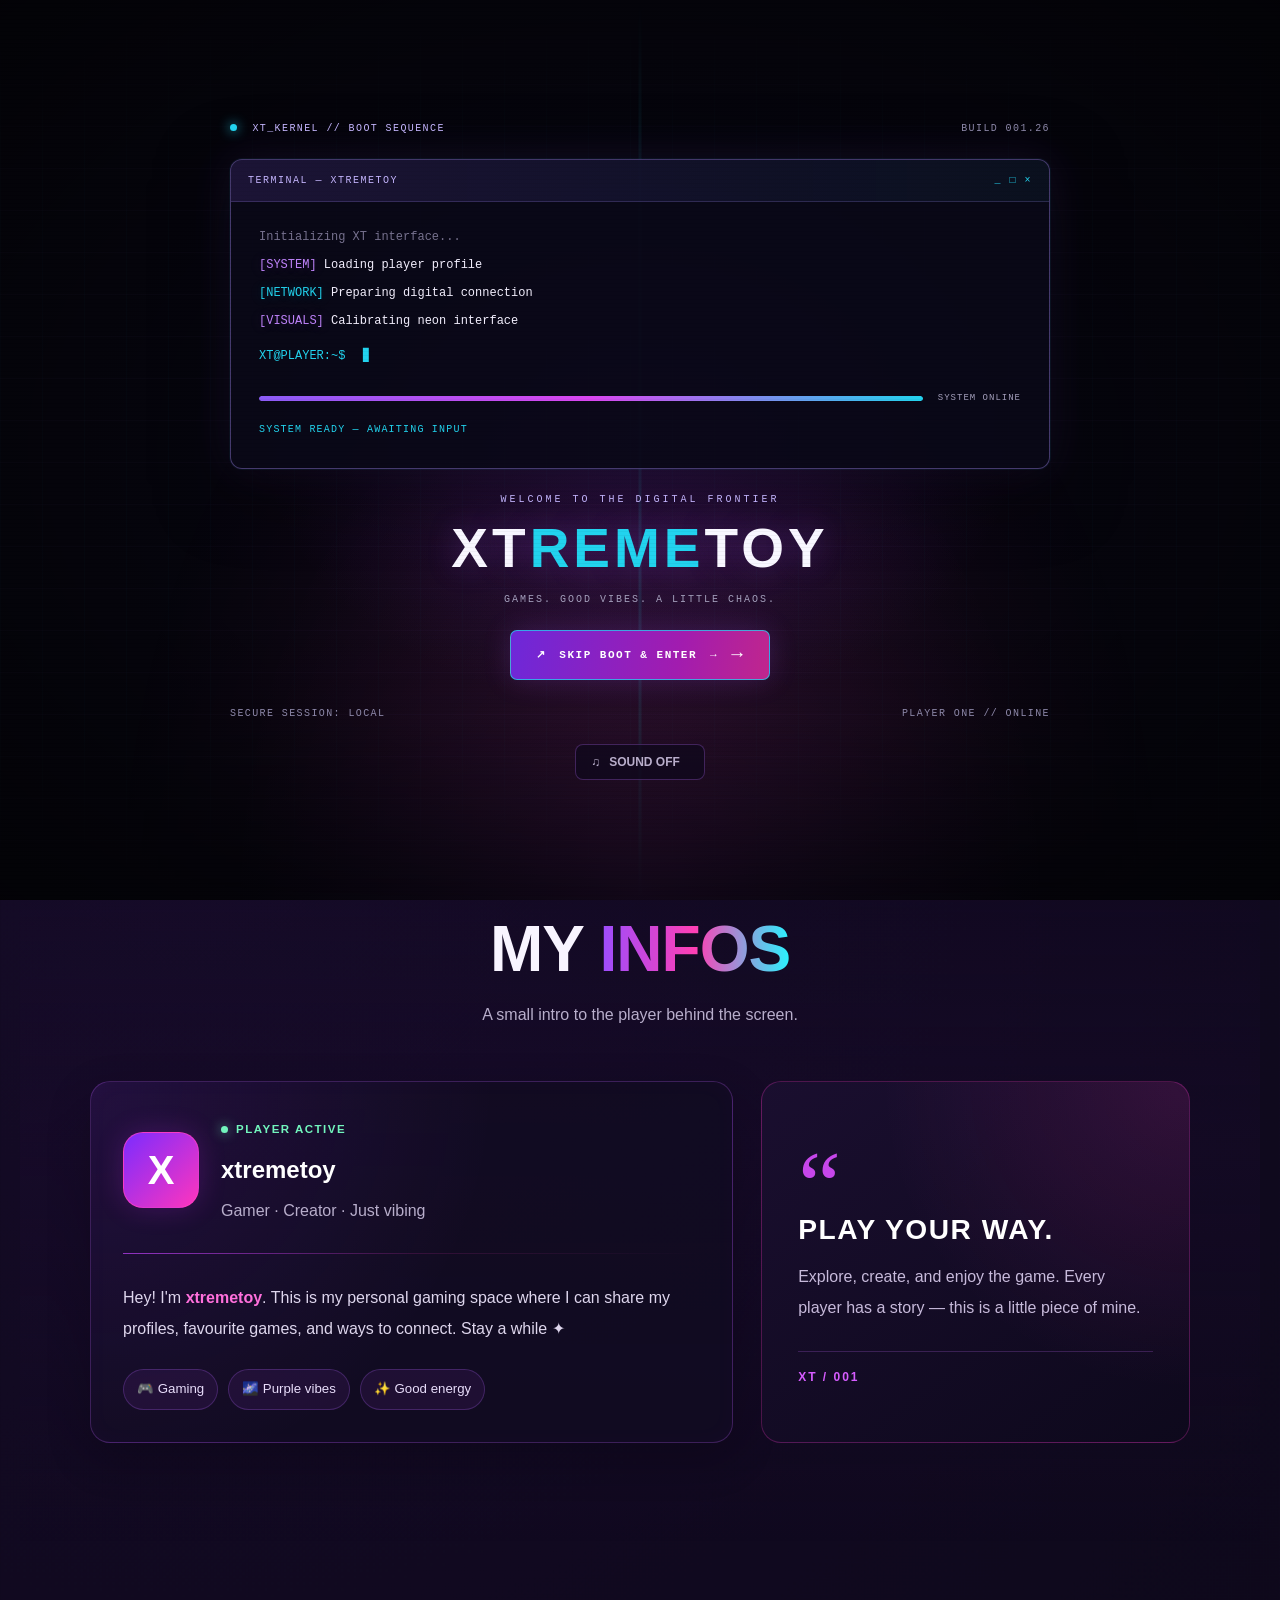
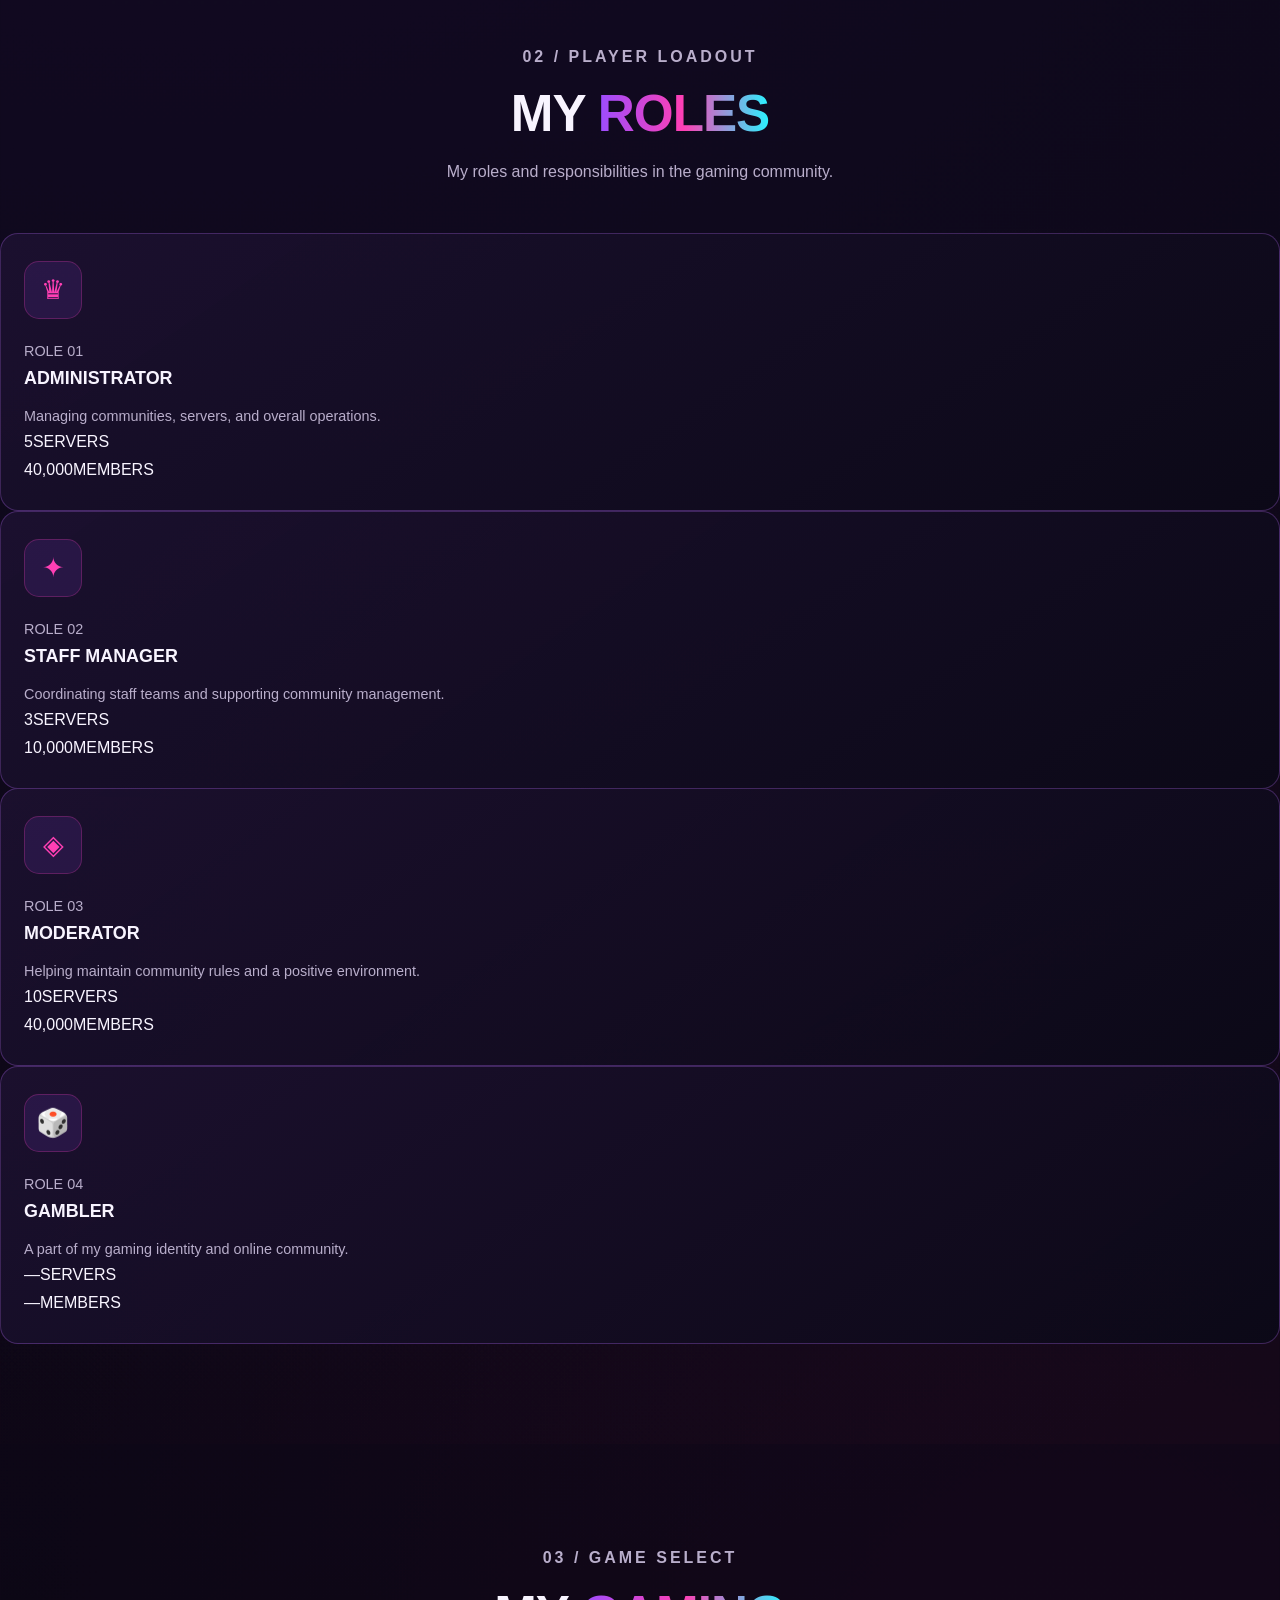
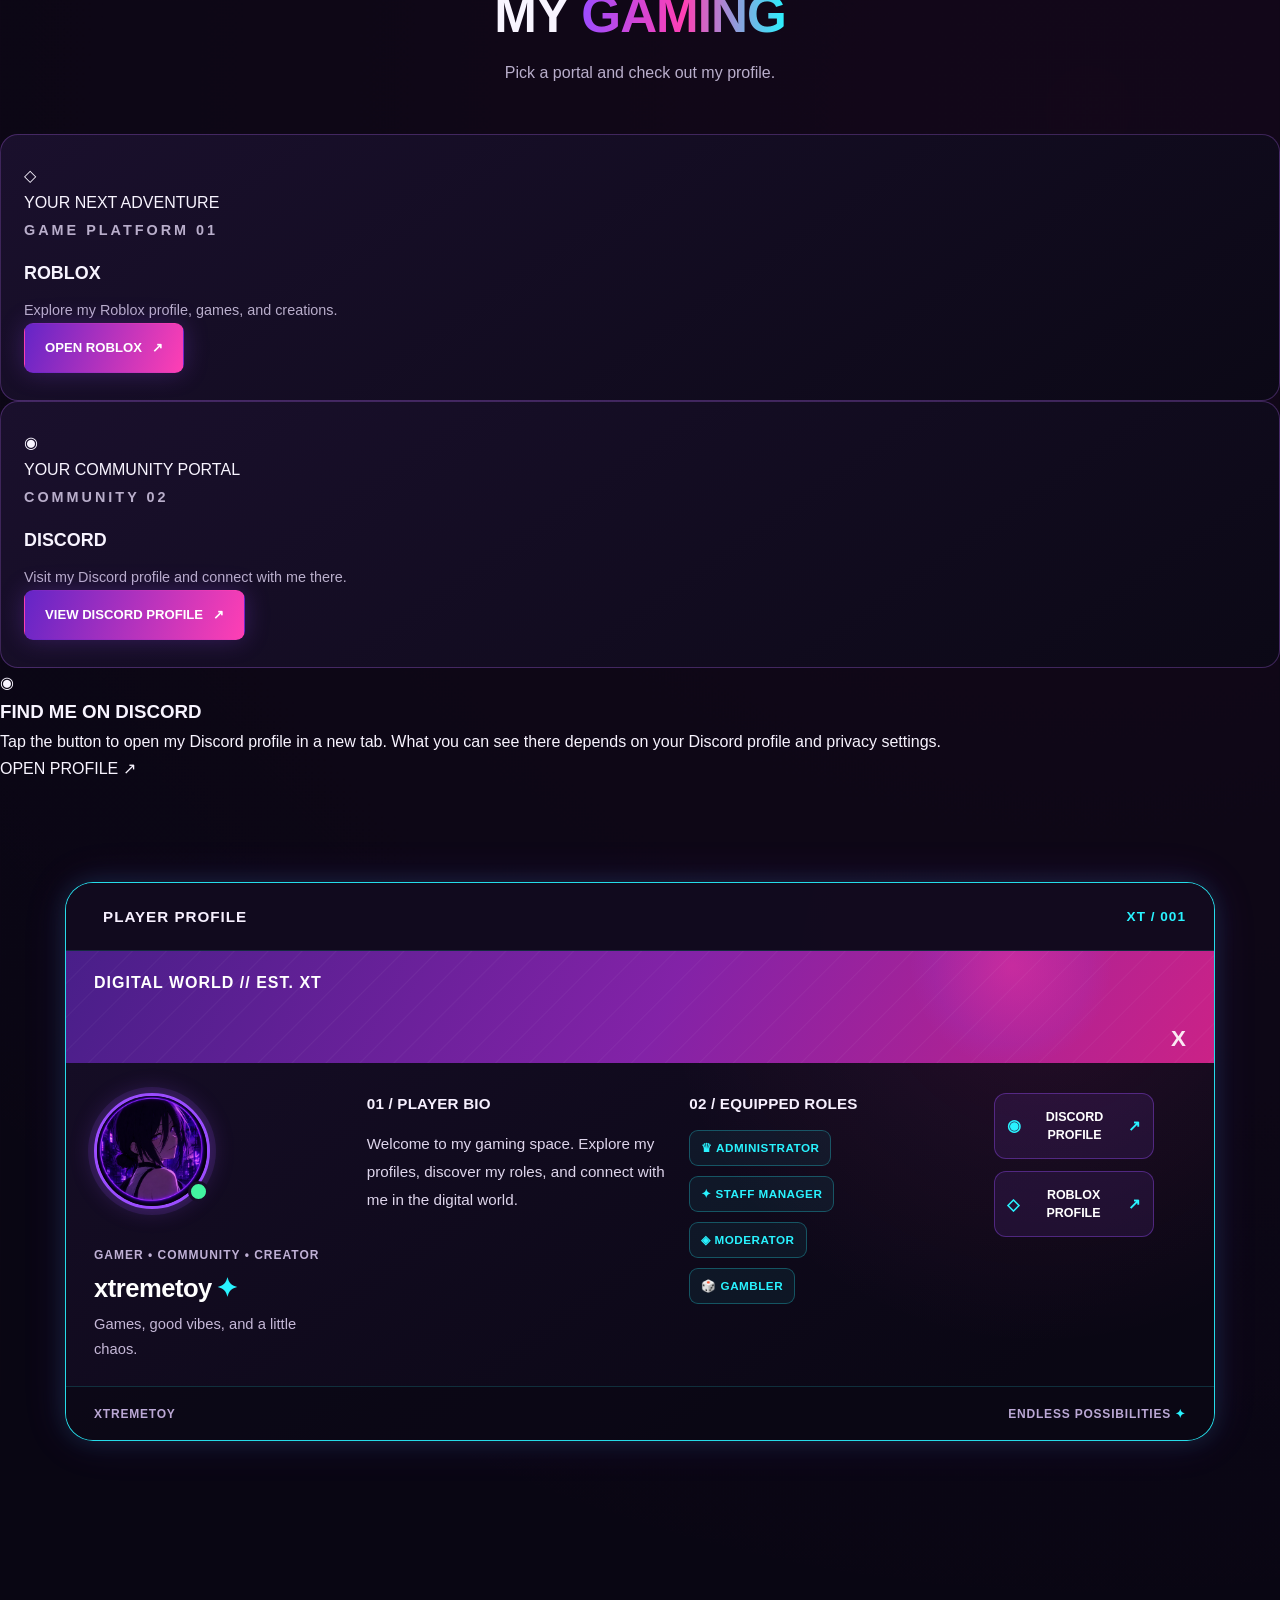
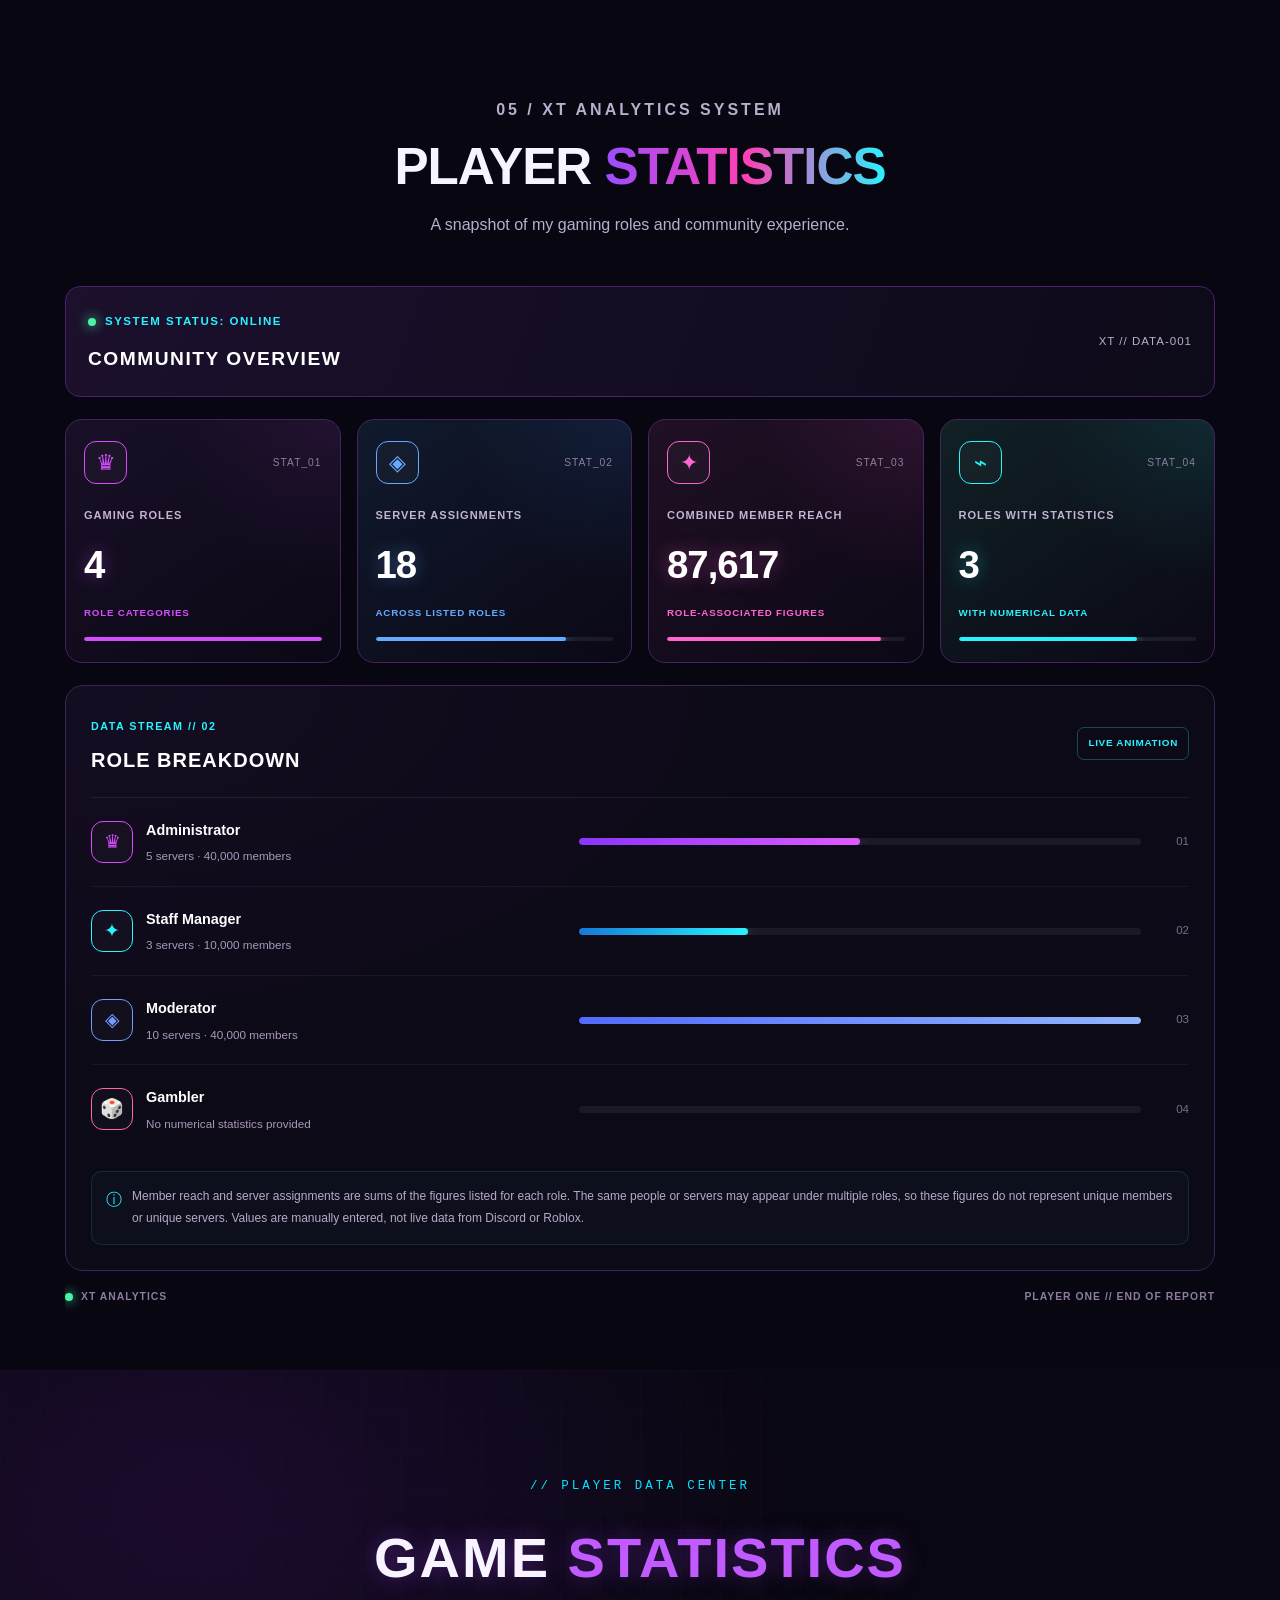
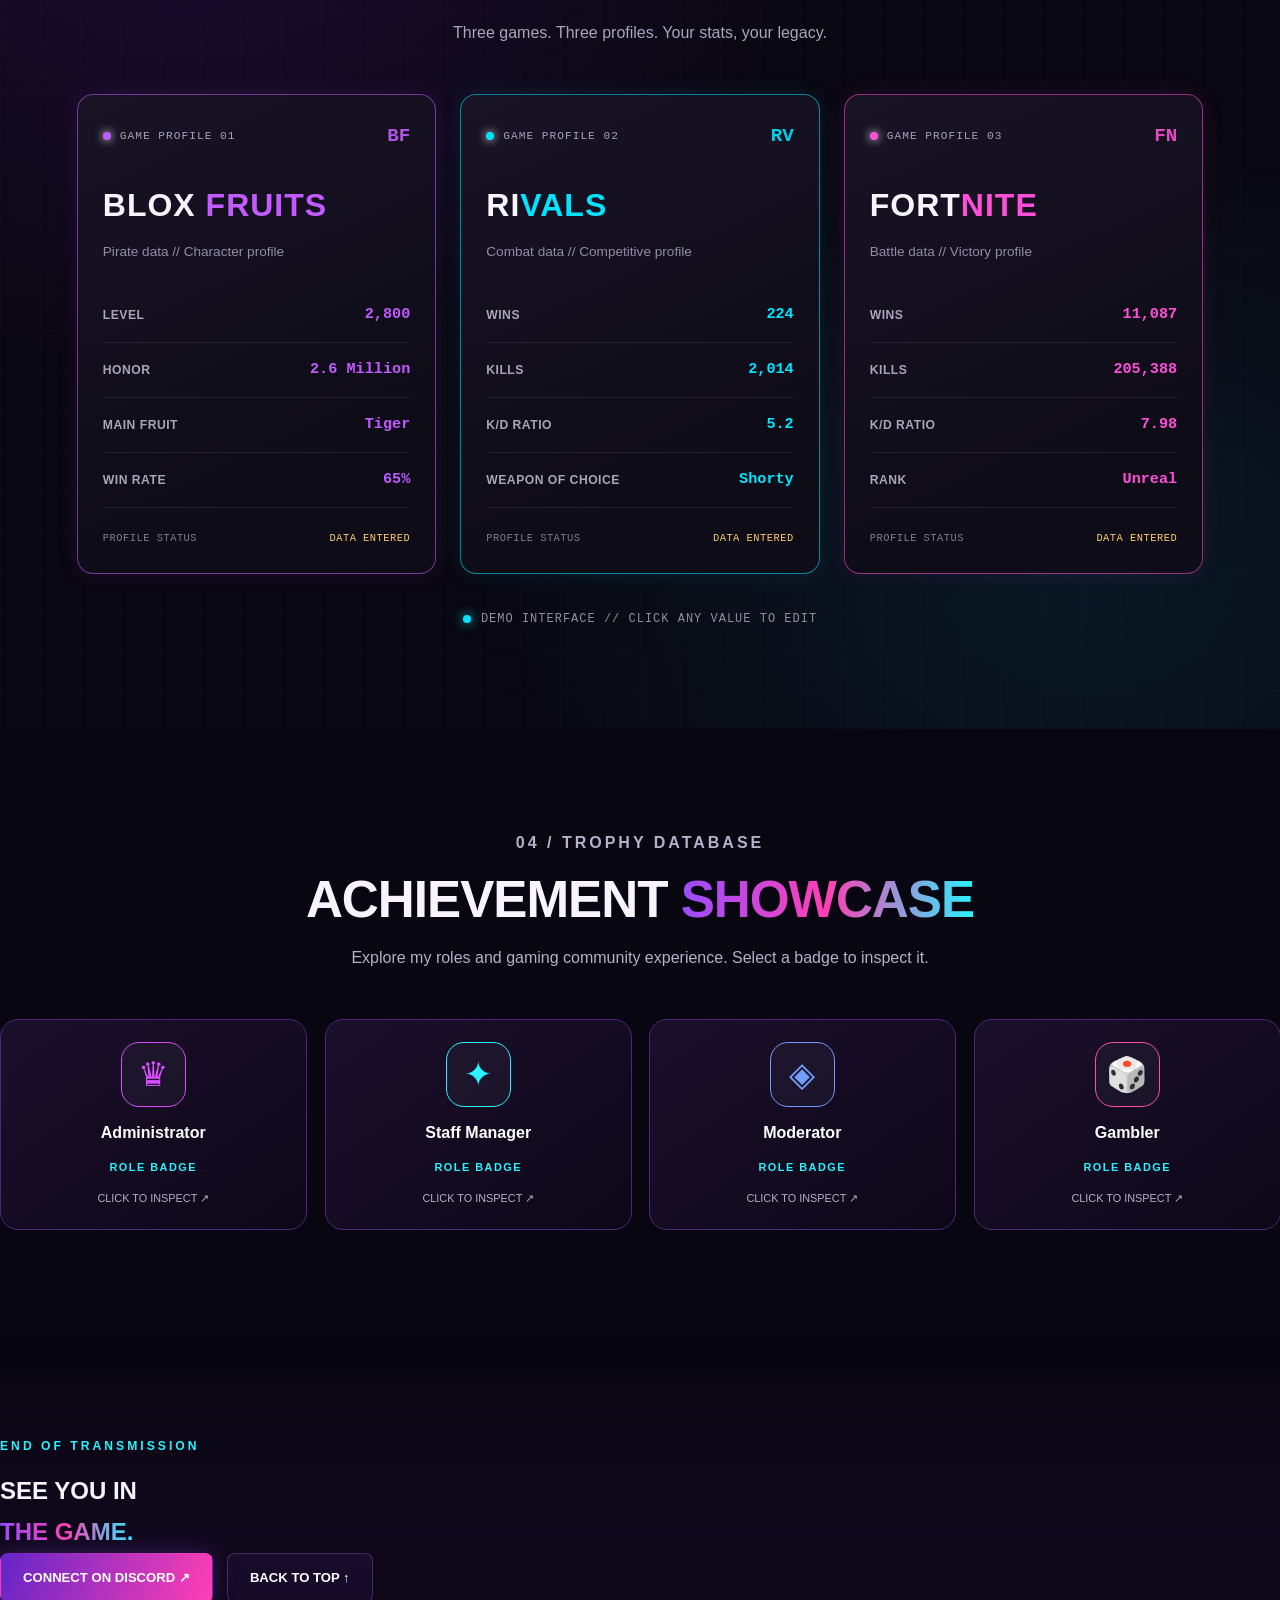
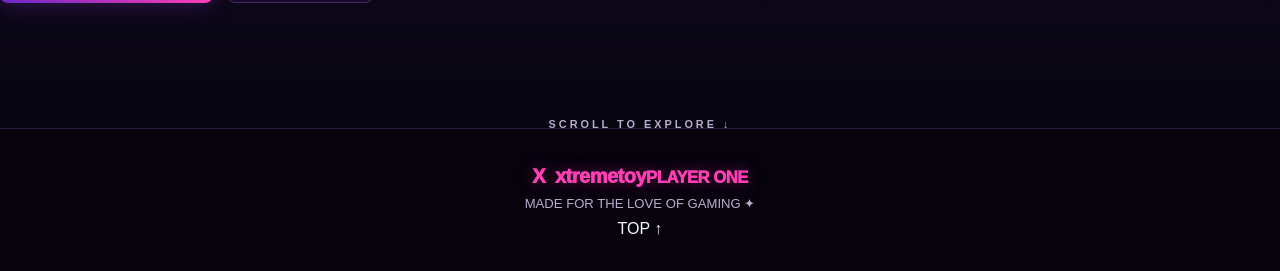
<file: index.html>
<!doctype html>
<html lang="en">
<head>
  <meta charset="UTF-8">
  <meta name="viewport" content="width=device-width, initial-scale=1.0">
  <meta name="theme-color" content="#090712">
  <meta name="robots" content="index, follow">

  <meta name="description" content="Explore XTREMETOY's gaming profile, Roblox stats, achievements, gaming roles, and cyberpunk portfolio.">

  <title>XTREMETOY | Official Gaming Profile</title>

  <link rel="preconnect" href="https://fonts.googleapis.com">
  <link rel="preconnect" href="https://fonts.gstatic.com" crossorigin>
  <link rel="stylesheet" href="style.css">

  <script src="script.js" defer></script>

  <script type="application/ld+json">
  {
    "@context": "https://schema.org",
    "@type": "WebSite",
    "name": "XTREMETOY",
    "alternateName": "XTREMETOY Gaming Profile",
    "url": "https://xtremetoy-website-files.vercel.app/"
  }
  </script>
</head>

<body class="locked">

  <!-- BACKGROUND PARTICLES -->
  <div class="particles" id="particles" aria-hidden="true"></div>

  <!-- HACKER-STYLE BOOT SCREEN -->
  <div class="intro neon-intro boot-screen" id="intro"
       role="dialog" aria-modal="true"
       aria-label="Welcome to XTREMETOY's website">

    <div class="boot-grid" aria-hidden="true"></div>
    <div class="boot-scanlines" aria-hidden="true"></div>

    <div class="boot-topbar">
      <span><i class="boot-dot"></i> XT_KERNEL // BOOT SEQUENCE</span>
      <span>BUILD 001.26</span>
    </div>

    <div class="boot-window">
      <div class="boot-window-header">
        <span>TERMINAL — XTREMETOY</span>
        <span class="boot-window-controls">_ □ ×</span>
      </div>


      <div class="boot-terminal">
        <p class="boot-muted">Initializing XT interface...</p>
        <p><span class="boot-purple">[SYSTEM]</span> Loading player profile</p>
        <p><span class="boot-cyan">[NETWORK]</span> Preparing digital connection</p>
        <p><span class="boot-purple">[VISUALS]</span> Calibrating neon interface</p>

        <div class="boot-typing-line">
          <span class="boot-prompt">XT@PLAYER:~$</span>
          <span id="bootTypingText"></span>
          <span class="boot-caret" aria-hidden="true">▋</span>
        </div>

        <div class="boot-progress">
          <div class="boot-progress-track">
            <span id="bootProgressBar"></span>
          </div>
          <span id="bootProgressText">INITIALIZING 0%</span>
        </div>

        <p class="boot-ready" id="bootReadyText">
          SYSTEM READY — AWAITING INPUT
        </p>
      </div>
    </div>

    <div class="boot-brand">
      <p class="boot-kicker">WELCOME TO THE DIGITAL FRONTIER</p>
      <h1>XT<span>REME</span>TOY</h1>
      <p>GAMES. GOOD VIBES. A LITTLE CHAOS.</p>
    </div>

    <!-- KEEP THIS ID: THE JAVASCRIPT USES IT -->
    <button class="enter-button neon-enter-button boot-enter"
            id="enterButton" type="button">
      <span aria-hidden="true">↗</span>
      <span id="bootButtonText">SKIP BOOT &amp; ENTER</span>
      <span aria-hidden="true">→</span>
    </button>

    <p class="boot-footer">
      <span>SECURE SESSION: LOCAL</span>
      <span>PLAYER ONE // ONLINE</span>
    </p>

    <!-- INTRO MUSIC CONTROL -->
    <button class="intro-music-toggle" id="introMusicToggle"
            type="button" aria-label="Turn background music on"
            aria-pressed="false">
      <span class="intro-music-icon" aria-hidden="true">♫</span>
      <span class="intro-music-label">SOUND OFF</span>
      <span class="intro-music-bars" aria-hidden="true">
        <i></i><i></i><i></i><i></i>
      </span>
    </button>
  </div>

  <!-- BACKGROUND MUSIC -->
  <audio id="bgMusic" loop preload="none">
    <source src="music.mp3" type="audio/mpeg">
    Your browser does not support audio playback.
  </audio>

  <!-- NAVIGATION -->
  <header class="topbar">
    <a class="brand" href="#home" aria-label="xtremetoy home">
      <span class="brand-icon" aria-hidden="true">X</span>
      <span>xtremetoy<small>PLAYER ONE</small></span>
    </a>

    <nav id="navLinks" aria-label="Main navigation">
      <a href="#home" class="active">Home</a>
      <a href="#about">My Infos</a>
      <a href="#roles">My Roles</a>
      <a href="#gaming">Gaming</a>
      <a href="#statistics">Statistics</a>
      <a href="#game-stats">Game Stats</a>
      <a href="#achievements">Achievements</a>
      <a href="#connect">Connect</a>
    </nav>

    <button class="music-toggle" id="musicToggle" type="button"
            aria-label="Turn background music on" aria-pressed="false">
      <span id="musicIcon" aria-hidden="true">♫</span>
      <span id="musicText">MUSIC OFF</span>
    </button>

    <button class="menu-toggle" id="menuToggle" type="button"
            aria-label="Open navigation" aria-expanded="false"
            aria-controls="navLinks">☰</button>
  </header>

  <!-- MAIN WEBSITE -->
  <main id="siteContent">

    
<!-- HOME -->
<section class="hero section" id="home">
  <div class="hero-copy">
    <p class="eyebrow">
      <span class="status-dot"></span>
      ONLINE IN MY OWN WORLD
    </p>

    <h1>
      HEY, I'M<br>
      <span class="gradient-text">XTREMETOY</span><span class="cursor">_</span>
    </h1>

    <p class="lead">
      Welcome to the official XTREMETOY gaming profile.<br>
      Explore my Roblox journey, Blox Fruits progress,
      Rivals performance, Fortnite achievements,
      and gaming community.
    </p>

    <div class="hero-actions">
      <a class="button primary" href="#connect">
        LET'S CONNECT <span aria-hidden="true">↗</span>
      </a>
      <a class="button secondary" href="#gaming">
        EXPLORE MY WORLD <span aria-hidden="true">↓</span>
      </a>
    </div>

    <div class="hero-tags">
      <span>✦ GAMING</span>
      <span>✦ ROBLOX</span>
      <span>✦ COMMUNITY</span>
    </div>
  </div>

  <div class="hero-visual" aria-label="XTREMETOY player emblem">
    <div class="orbit orbit-one"></div>
    <div class="orbit orbit-two"></div>
    <div class="hero-x" aria-hidden="true">X</div>
    <div class="visual-label label-top">PLAYER PROFILE <b>001</b></div>
    <div class="visual-label label-bottom">
      <span class="status-dot"></span> READY TO PLAY
    </div>
  </div>
</section>


      <a class="scroll-hint" href="#about">
        SCROLL TO EXPLORE <span aria-hidden="true">↓</span>
      </a>
    </section>

    <!-- ABOUT ME -->
    <section class="section about-section" id="about">
      <div class="section-heading">
        <p class="eyebrow">01 / A LITTLE ABOUT ME</p>
        <h2>MY <span class="gradient-text">INFOS</span></h2>
        <p class="section-desc">A small intro to the player behind the screen.</p>
      </div>

      <div class="about-grid">
        <div class="panel profile-panel">
          <div class="profile-top">
            <div class="avatar" aria-hidden="true">X</div>
            <div>
              <span class="online-pill"><i></i> PLAYER ACTIVE</span>
              <h3>xtremetoy</h3>
              <p class="muted">Gamer · Creator · Just vibing</p>
            </div>
          </div>

          <div class="panel-line"></div>

          <p class="bio">
            Hey! I'm <strong>xtremetoy</strong>. This is my personal gaming
            space where I can share my profiles, favourite games, and ways
            to connect. Stay a while ✦
          </p>

          <div class="info-chips">
            <span>🎮 Gaming</span>
            <span>🌌 Purple vibes</span>
            <span>✨ Good energy</span>
          </div>
        </div>

        <div class="quote-panel">
          <span class="quote-mark" aria-hidden="true">“</span>
          <h3>PLAY YOUR WAY.</h3>
          <p>
            Explore, create, and enjoy the game. Every player has a story —
            this is a little piece of mine.
          </p>
          <div class="quote-decoration">XT / 001</div>
        </div>
      </div>
    </section>

    <!-- MY ROLES -->
    <section class="section roles-section" id="roles">
      <div class="section-heading">
        <p class="eyebrow">02 / PLAYER LOADOUT</p>
        <h2>MY <span class="gradient-text">ROLES</span></h2>
        <p class="section-desc">My roles and responsibilities in the gaming community.</p>
      </div>

      <div class="role-grid">
        <article class="role-card">
          <div class="role-icon" aria-hidden="true">♛</div>
          <p class="role-number">ROLE 01</p>
          <h3>ADMINISTRATOR</h3>
          <p>Managing communities, servers, and overall operations.</p>
          <div class="role-stats">
            <div class="role-stat"><span class="stat-number">5</span><span class="stat-label">SERVERS</span></div>
            <div class="role-stat"><span class="stat-number">40,000</span><span class="stat-label">MEMBERS</span></div>
          </div>
        </article>

        <article class="role-card featured">
          <div class="role-icon" aria-hidden="true">✦</div>
          <p class="role-number">ROLE 02</p>
          <h3>STAFF MANAGER</h3>
          <p>Coordinating staff teams and supporting community management.</p>
          <div class="role-stats">
            <div class="role-stat"><span class="stat-number">3</span><span class="stat-label">SERVERS</span></div>
            <div class="role-stat"><span class="stat-number">10,000</span><span class="stat-label">MEMBERS</span></div>
          </div>
        </article>

        <article class="role-card">
          <div class="role-icon" aria-hidden="true">◈</div>
          <p class="role-number">ROLE 03</p>
          <h3>MODERATOR</h3>
          <p>Helping maintain community rules and a positive environment.</p>
          <div class="role-stats">
            <div class="role-stat"><span class="stat-number">10</span><span class="stat-label">SERVERS</span></div>
            <div class="role-stat"><span class="stat-number">40,000</span><span class="stat-label">MEMBERS</span></div>
          </div>
        </article>

        <article class="role-card">
          <div class="role-icon" aria-hidden="true">🎲</div>
          <p class="role-number">ROLE 04</p>
          <h3>GAMBLER</h3>
          <p>A part of my gaming identity and online community.</p>
          <div class="role-stats">
            <div class="role-stat"><span class="stat-number">—</span><span class="stat-label">SERVERS</span></div>
            <div class="role-stat"><span class="stat-number">—</span><span class="stat-label">MEMBERS</span></div>
          </div>
        </article>
      </div>
    </section>

    <!-- GAMING -->
    <section class="section gaming-section" id="gaming">
      <div class="section-heading">
        <p class="eyebrow">03 / GAME SELECT</p>
        <h2>MY <span class="gradient-text">GAMING</span></h2>
        <p class="section-desc">Pick a portal and check out my profile.</p>
      </div>

      <div class="game-grid">
        <article class="game-card roblox-card">
          <div class="game-art roblox-art">
            <div class="art-glow"></div>
            <div class="roblox-diamond" aria-hidden="true">◇</div>
            <span class="art-caption">YOUR NEXT ADVENTURE</span>
          </div>

          <div class="game-info">
            <div>
              <p class="eyebrow">GAME PLATFORM 01</p>
              <h3>ROBLOX</h3>
              <p>Explore my Roblox profile, games, and creations.</p>
            </div>
            <a class="button primary full" id="robloxLink"
               href="https://www.roblox.com/users/1682110959/profile"
               target="_blank" rel="noopener noreferrer">
              OPEN ROBLOX <span aria-hidden="true">↗</span>
            </a>
          </div>
        </article>

        <article class="game-card discord-card">
          <div class="game-art discord-art">
            <div class="art-glow"></div>
            <div class="discord-symbol" aria-hidden="true">◉</div>
            <span class="art-caption">YOUR COMMUNITY PORTAL</span>
          </div>

          <div class="game-info">
            <div>
              <p class="eyebrow">COMMUNITY 02</p>
              <h3>DISCORD</h3>
              <p>Visit my Discord profile and connect with me there.</p>
            </div>
            <a class="button primary full" id="discordLink"
               href="https://discord.com/users/1315545130199027782"
               target="_blank" rel="noopener noreferrer">
              VIEW DISCORD PROFILE <span aria-hidden="true">↗</span>
            </a>
          </div>
        </article>
      </div>

      <div class="discord-note">
        <div class="discord-note-icon" aria-hidden="true">◉</div>
        <div>
          <h3>FIND ME ON DISCORD</h3>
          <p>
            Tap the button to open my Discord profile in a new tab.
            What you can see there depends on your Discord profile and privacy settings.
          </p>
        </div>
        <a class="text-link" id="discordTextLink"
           href="https://discord.com/users/1315545130199027782"
           target="_blank" rel="noopener noreferrer">OPEN PROFILE ↗</a>
      </div>

      <!-- XTREMETOY GAMER PROFILE -->
      <section class="xt-player-section" aria-label="XTREMETOY gamer profile">
        <div class="xt-player-card">
          <div class="xt-player-topline">
            <span class="xt-player-live"><span class="xt-player-live-dot"></span> PLAYER PROFILE</span>
            <span class="xt-player-id">XT / 001</span>
          </div>

          <div class="xt-player-banner">
            <div class="xt-player-banner-grid"></div>
            <div class="xt-player-banner-orb"></div>
            <span class="xt-player-banner-label">DIGITAL WORLD // EST. XT</span>
            <span class="xt-player-banner-symbol" aria-hidden="true">X</span>
          </div>

          <div class="xt-player-content">
            <div class="xt-player-identity">
              <div class="xt-player-avatar">
                <img src="discord-avatar.png" alt="XTREMETOY profile picture"
                     class="xt-player-avatar-image" width="94" height="94" loading="eager">
                <span class="xt-player-avatar-fallback">X</span>
                <i class="xt-player-avatar-status" aria-label="Status indicator"></i>
              </div>

              <div class="xt-player-nameblock">
                <p class="xt-player-kicker">GAMER • COMMUNITY • CREATOR</p>
                <h2>xtremetoy<span class="xt-player-star">✦</span></h2>
                <p class="xt-player-description">Games, good vibes, and a little chaos.</p>
              </div>
            </div>

            <div class="xt-player-divider"></div>

            <div class="xt-player-about">
              <span class="xt-player-section-label">01 / PLAYER BIO</span>
              <p>Welcome to my gaming space. Explore my profiles, discover my roles, and connect with me in the digital world.</p>
            </div>

            <div class="xt-player-roles">
              <span class="xt-player-section-label">02 / EQUIPPED ROLES</span>
              <div class="xt-player-badges">
                <span class="xt-player-badge admin">♛ Administrator</span>
                <span class="xt-player-badge manager">✦ Staff Manager</span>
                <span class="xt-player-badge moderator">◈ Moderator</span>
                <span class="xt-player-badge gambler">🎲 Gambler</span>
              </div>
            </div>

            <div class="xt-player-links">
              <a class="xt-player-link xt-player-link-primary"
                 href="https://discord.com/users/1315545130199027782"
                 target="_blank" rel="noopener noreferrer">
                <span class="xt-player-link-icon" aria-hidden="true">◉</span>
                <span>DISCORD PROFILE</span>
                <span class="xt-player-link-arrow" aria-hidden="true">↗</span>
              </a>

              <a class="xt-player-link xt-player-link-secondary"
                 href="https://www.roblox.com/users/1682110959/profile"
                 target="_blank" rel="noopener noreferrer">
                <span class="xt-player-link-icon" aria-hidden="true">◇</span>
                <span>ROBLOX PROFILE</span>
                <span class="xt-player-link-arrow" aria-hidden="true">↗</span>
              </a>
            </div>
          </div>

          <div class="xt-player-footer">
            <span>XTREMETOY</span>
            <span>ENDLESS POSSIBILITIES <b>✦</b></span>
          </div>
        </div>
      </section>
    </section>

    <!-- PLAYER STATISTICS -->
    <section class="section stats-dashboard" id="statistics">
      <div class="section-heading">
        <p class="eyebrow">05 / XT ANALYTICS SYSTEM</p>
        <h2>PLAYER <span class="gradient-text">STATISTICS</span></h2>
        <p class="section-desc">A snapshot of my gaming roles and community experience.</p>
      </div>

      <div class="stats-system-header">
        <div>
          <span class="stats-system-label"><span class="stats-live-dot"></span> SYSTEM STATUS: ONLINE</span>
          <h3>COMMUNITY OVERVIEW</h3>
        </div>
        <span class="stats-system-id">XT // DATA-001</span>
      </div>

      <div class="stats-dashboard-grid">
        <article class="stats-dash-card purple">
          <div class="stats-card-top"><span class="stats-card-icon" aria-hidden="true">♛</span><span class="stats-card-code">STAT_01</span></div>
          <p class="stats-card-label">GAMING ROLES</p>
          <div class="stats-card-number"><span class="stats-counter" data-target="4">0</span></div>
          <p class="stats-card-note">ROLE CATEGORIES</p>
          <div class="stats-card-track"><span style="--bar-width: 100%"></span></div>
        </article>

        <article class="stats-dash-card blue">
          <div class="stats-card-top"><span class="stats-card-icon" aria-hidden="true">◈</span><span class="stats-card-code">STAT_02</span></div>
          <p class="stats-card-label">SERVER ASSIGNMENTS</p>
          <div class="stats-card-number"><span class="stats-counter" data-target="18">0</span></div>
          <p class="stats-card-note">ACROSS LISTED ROLES</p>
          <div class="stats-card-track"><span style="--bar-width: 80%"></span></div>
        </article>

        <article class="stats-dash-card pink">
          <div class="stats-card-top"><span class="stats-card-icon" aria-hidden="true">✦</span><span class="stats-card-code">STAT_03</span></div>
          <p class="stats-card-label">COMBINED MEMBER REACH</p>
          <div class="stats-card-number"><span class="stats-counter" data-target="90000" data-format="compact">0</span></div>
          <p class="stats-card-note">ROLE-ASSOCIATED FIGURES</p>
          <div class="stats-card-track"><span style="--bar-width: 90%"></span></div>
        </article>

        <article class="stats-dash-card cyan">
          <div class="stats-card-top"><span class="stats-card-icon" aria-hidden="true">⌁</span><span class="stats-card-code">STAT_04</span></div>
          <p class="stats-card-label">ROLES WITH STATISTICS</p>
          <div class="stats-card-number"><span class="stats-counter" data-target="3">0</span></div>
          <p class="stats-card-note">WITH NUMERICAL DATA</p>
          <div class="stats-card-track"><span style="--bar-width: 75%"></span></div>
        </article>
      </div>

      <div class="stats-breakdown-panel">
        <div class="stats-breakdown-heading">
          <div><p class="eyebrow">DATA STREAM // 02</p><h3>ROLE BREAKDOWN</h3></div>
          <span class="stats-breakdown-tag">LIVE ANIMATION</span>
        </div>

        <div class="stats-role-list">
          <div class="stats-role-row">
            <div class="stats-role-info"><span class="stats-role-symbol admin">♛</span><div><h4>Administrator</h4><p>5 servers · 40,000 members</p></div></div>
            <div class="stats-role-meter"><span class="stats-role-bar admin-bar" style="--role-width: 50%"></span></div>
            <span class="stats-role-rank">01</span>
          </div>

          <div class="stats-role-row">
            <div class="stats-role-info"><span class="stats-role-symbol manager">✦</span><div><h4>Staff Manager</h4><p>3 servers · 10,000 members</p></div></div>
            <div class="stats-role-meter"><span class="stats-role-bar manager-bar" style="--role-width: 30%"></span></div>
            <span class="stats-role-rank">02</span>
          </div>

          <div class="stats-role-row">
            <div class="stats-role-info"><span class="stats-role-symbol moderator">◈</span><div><h4>Moderator</h4><p>10 servers · 40,000 members</p></div></div>
            <div class="stats-role-meter"><span class="stats-role-bar moderator-bar" style="--role-width: 100%"></span></div>
            <span class="stats-role-rank">03</span>
          </div>

          <div class="stats-role-row">
            <div class="stats-role-info"><span class="stats-role-symbol gambler">🎲</span><div><h4>Gambler</h4><p>No numerical statistics provided</p></div></div>
            <div class="stats-role-meter"><span class="stats-role-bar gambler-bar" style="--role-width: 0%"></span></div>
            <span class="stats-role-rank">04</span>
          </div>
        </div>

        <p class="stats-data-note">
          <span aria-hidden="true">ⓘ</span>
          Member reach and server assignments are sums of the figures listed for each role.
          The same people or servers may appear under multiple roles, so these figures do not
          represent unique members or unique servers. Values are manually entered, not live
          data from Discord or Roblox.
        </p>
      </div>

      <div class="stats-dashboard-footer">
        <span><span class="stats-live-dot"></span> XT ANALYTICS</span>
        <span>PLAYER ONE // END OF REPORT</span>
      </div>
    </section>

    <!-- GAME STATISTICS -->
    <section class="section game-stats-section" id="game-stats">
      <div class="game-stats-container">
        <div class="game-stats-heading">
          <span class="game-stats-eyebrow">// PLAYER DATA CENTER</span>
          <h2>GAME <span>STATISTICS</span></h2>
          <p>Three games. Three profiles. Your stats, your legacy.</p>
        </div>

       
<div class="game-stats-grid">
  <article class="game-stat-card blox-card">
    <div class="game-card-top">
      <span class="game-status-dot"></span>
      <span class="game-card-label">GAME PROFILE 01</span>
      <span class="game-card-number">BF</span>
    </div>
    <h3>BLOX <span>FRUITS</span></h3>
    <p class="game-card-description">Pirate data // Character profile</p>
    <div class="game-stat-list">
      <div class="game-stat-row">
        <span>LEVEL</span>
        <strong class="editable-stat" contenteditable="false" role="textbox" aria-label="Blox Fruits level" spellcheck="false">2,800</strong>
      </div>
      <div class="game-stat-row">
        <span>HONOR</span>
        <strong class="editable-stat" contenteditable="false" role="textbox" aria-label="Blox Fruits honor" spellcheck="false">2.6 Million</strong>
      </div>
      <div class="game-stat-row">
        <span>MAIN FRUIT</span>
        <strong class="editable-stat" contenteditable="false" role="textbox" aria-label="Blox Fruits main fruit" spellcheck="false">Tiger</strong>
      </div>
      <div class="game-stat-row">
        <span>WIN RATE</span>
        <strong class="editable-stat" contenteditable="false" role="textbox" aria-label="Blox Fruits win rate" spellcheck="false">65%</strong>
      </div>
    </div>
    <div class="game-card-footer">
      <span>PROFILE STATUS</span>
      <span class="game-profile-status">DATA ENTERED</span>
    </div>
  </article>

  <article class="game-stat-card rivals-card">
    <div class="game-card-top">
      <span class="game-status-dot"></span>
      <span class="game-card-label">GAME PROFILE 02</span>
      <span class="game-card-number">RV</span>
    </div>
    <h3>RI<span>VALS</span></h3>
    <p class="game-card-description">Combat data // Competitive profile</p>
    <div class="game-stat-list">
      <div class="game-stat-row">
        <span>WINS</span>
        <strong class="editable-stat" contenteditable="false" role="textbox" aria-label="Rivals wins" spellcheck="false">224</strong>
      </div>
      <div class="game-stat-row">
        <span>KILLS</span>
        <strong class="editable-stat" contenteditable="false" role="textbox" aria-label="Rivals kills" spellcheck="false">2,014</strong>
      </div>
      <div class="game-stat-row">
        <span>K/D RATIO</span>
        <strong class="editable-stat" contenteditable="false" role="textbox" aria-label="Rivals kill death ratio" spellcheck="false">5.2</strong>
      </div>
      <div class="game-stat-row">
        <span>WEAPON OF CHOICE</span>
        <strong class="editable-stat" contenteditable="false" role="textbox" aria-label="Rivals weapon of choice" spellcheck="false">Shorty</strong>
      </div>
    </div>
    <div class="game-card-footer">
      <span>PROFILE STATUS</span>
      <span class="game-profile-status">DATA ENTERED</span>
    </div>
  </article>

  <article class="game-stat-card fortnite-card">
    <div class="game-card-top">
      <span class="game-status-dot"></span>
      <span class="game-card-label">GAME PROFILE 03</span>
      <span class="game-card-number">FN</span>
    </div>
    <h3>FORT<span>NITE</span></h3>
    <p class="game-card-description">Battle data // Victory profile</p>
    <div class="game-stat-list">
      <div class="game-stat-row">
        <span>WINS</span>
        <strong class="editable-stat" contenteditable="false" role="textbox" aria-label="Fortnite wins" spellcheck="false">11,087</strong>
      </div>
      <div class="game-stat-row">
        <span>KILLS</span>
        <strong class="editable-stat" contenteditable="false" role="textbox" aria-label="Fortnite kills" spellcheck="false">205,388</strong>
      </div>
      <div class="game-stat-row">
        <span>K/D RATIO</span>
        <strong class="editable-stat" contenteditable="false" role="textbox" aria-label="Fortnite kill death ratio" spellcheck="false">7.98</strong>
      </div>
      <div class="game-stat-row">
        <span>RANK</span>
        <strong class="editable-stat" contenteditable="false" role="textbox" aria-label="Fortnite rank" spellcheck="false">Unreal</strong>
      </div>
    </div>
    <div class="game-card-footer">
      <span>PROFILE STATUS</span>
      <span class="game-profile-status">DATA ENTERED</span>
    </div>
  </article>
</div>

        <div class="game-stats-bottom"><span class="demo-pulse"></span> DEMO INTERFACE // CLICK ANY VALUE TO EDIT</div>
      </div>
    </section>

    <!-- ACHIEVEMENTS -->
    <section class="section achievement-section" id="achievements">
      <div class="section-heading">
        <p class="eyebrow">04 / TROPHY DATABASE</p>
        <h2>ACHIEVEMENT <span class="gradient-text">SHOWCASE</span></h2>
        <p class="section-desc">Explore my roles and gaming community experience. Select a badge to inspect it.</p>
      </div>

      <div class="achievement-grid">
        <button class="achievement-card admin" type="button" data-achievement="admin" aria-haspopup="dialog">
          <span class="achievement-icon" aria-hidden="true">♛</span><span class="achievement-name">Administrator</span><span class="achievement-type">ROLE BADGE</span><span class="achievement-open">CLICK TO INSPECT ↗</span>
        </button>
        <button class="achievement-card manager" type="button" data-achievement="manager" aria-haspopup="dialog">
          <span class="achievement-icon" aria-hidden="true">✦</span><span class="achievement-name">Staff Manager</span><span class="achievement-type">ROLE BADGE</span><span class="achievement-open">CLICK TO INSPECT ↗</span>
        </button>
        <button class="achievement-card moderator" type="button" data-achievement="moderator" aria-haspopup="dialog">
          <span class="achievement-icon" aria-hidden="true">◈</span><span class="achievement-name">Moderator</span><span class="achievement-type">ROLE BADGE</span><span class="achievement-open">CLICK TO INSPECT ↗</span>
        </button>
        <button class="achievement-card gambler" type="button" data-achievement="gambler" aria-haspopup="dialog">
          <span class="achievement-icon" aria-hidden="true">🎲</span><span class="achievement-name">Gambler</span><span class="achievement-type">ROLE BADGE</span><span class="achievement-open">CLICK TO INSPECT ↗</span>
        </button>
      </div>
    </section>

    <!-- ACHIEVEMENT POPUP -->
    <div class="achievement-modal" id="achievementModal" role="dialog"
         aria-modal="true" aria-labelledby="achievementModalTitle"
         aria-describedby="achievementModalDescription" hidden>
      <div class="achievement-modal-backdrop" data-close-achievement></div>
      <div class="achievement-modal-panel">
        <button class="achievement-close" type="button"
                aria-label="Close achievement details" data-close-achievement>×</button>
        <div class="achievement-modal-icon" id="achievementModalIcon" aria-hidden="true">♛</div>
        <p class="achievement-modal-label">XTREMETOY // ROLE DATABASE</p>
        <h3 id="achievementModalTitle">Administrator</h3>
        <p id="achievementModalDescription">Select an achievement badge to view its details.</p>
        <span class="achievement-modal-status">EXISTING ROLE</span>
      </div>
    </div>

    <!-- CONNECT -->
    <section class="section final-section" id="connect">
      <div class="final-glow" aria-hidden="true"></div>
      <p class="eyebrow">END OF TRANSMISSION</p>
      <h2>SEE YOU IN<br><span class="gradient-text">THE GAME.</span></h2>

      <div class="hero-actions">
        <a class="button primary" href="https://discord.com/users/1315545130199027782" target="_blank" rel="noopener noreferrer">CONNECT ON DISCORD ↗</a>
        <a class="button secondary" href="#home">BACK TO TOP ↑</a>
      </div>
    </section>

  </main>

  <!-- FOOTER -->
  <footer>
    <a class="brand footer-brand" href="#home">
      <span class="brand-icon" aria-hidden="true">X</span>
      <span>xtremetoy<small>PLAYER ONE</small></span>
    </a>
    <p>MADE FOR THE LOVE OF GAMING <span>✦</span></p>
    <a href="#home" class="back-top">TOP ↑</a>
  </footer>

</body>
</html>
</file>
<file: style.css>
/* =========================================================
   XTREMETOY — COMPLETE WEBSITE STYLESHEET
   Theme: Dark Cyberpunk / Neon Purple / Pink / Cyan
   ========================================================= */

/* =========================
   1. GLOBAL VARIABLES
   ========================= */

:root {
  --bg: #080611;
  --bg-secondary: #100a20;
  --bg-card: rgba(22, 14, 39, 0.88);

  --purple: #9b4dff;
  --purple-dark: #6425c7;
  --pink: #ff3fb4;
  --cyan: #29f3ff;

  --text: #f8f4ff;
  --muted: #b9aecb;
  --border: rgba(186, 108, 255, 0.28);

  --shadow-purple: 0 0 28px rgba(155, 77, 255, 0.28);
  --shadow-pink: 0 0 28px rgba(255, 63, 180, 0.22);

  --radius: 18px;
  --transition: 0.3s ease;

  --nav-height: 76px;
}

/* =========================
   2. RESET AND BASE
   ========================= */

* {
  box-sizing: border-box;
  margin: 0;
  padding: 0;
}

html {
  scroll-behavior: smooth;
  scroll-padding-top: 100px;
}

body {
  min-height: 100vh;
  overflow-x: hidden;
  background:
    radial-gradient(
      circle at 15% 10%,
      rgba(102, 42, 177, 0.14),
      transparent 32%
    ),
    radial-gradient(
      circle at 85% 40%,
      rgba(255, 40, 164, 0.07),
      transparent 30%
    ),
    var(--bg);

  color: var(--text);
  font-family: "Segoe UI", Arial, sans-serif;
  line-height: 1.7;
}

body.locked {
  overflow: hidden;
}

body,
button,
input,
textarea {
  font-family: "Segoe UI", Arial, sans-serif;
}

button,
a {
  -webkit-tap-highlight-color: transparent;
}

button {
  color: inherit;
}

a {
  color: inherit;
  text-decoration: none;
}

img {
  display: block;
  max-width: 100%;
}

button:focus-visible,
a:focus-visible {
  outline: 2px solid var(--cyan);
  outline-offset: 5px;
}

::selection {
  background: var(--pink);
  color: #fff;
}

/* =========================
   3. GENERAL UTILITIES
   ========================= */

.container,
.section-container {
  width: min(1120px, calc(100% - 48px));
  margin-inline: auto;
}

section {
  position: relative;
  padding: 100px 0;
  scroll-margin-top: 90px;
}

.section-heading {
  max-width: 750px;
  margin: 0 auto 48px;
  text-align: center;
}

.section-heading h2,
.section-title {
  margin-bottom: 14px;
  font-size: clamp(2rem, 4vw, 3.2rem);
  font-weight: 900;
  line-height: 1.15;
  letter-spacing: -1px;
}

.section-heading p,
.section-description {
  color: var(--muted);
  font-size: 1rem;
}

.section-label,
.eyebrow {
  display: inline-block;
  margin-bottom: 15px;
  color: var(--cyan);
  font-size: 0.76rem;
  font-weight: 800;
  letter-spacing: 3px;
  text-transform: uppercase;
}

.gradient-text {
  background: linear-gradient(
    90deg,
    var(--purple),
    var(--pink),
    var(--cyan)
  );
  -webkit-background-clip: text;
  background-clip: text;
  color: transparent;
}

.neon-text {
  color: var(--pink);
  text-shadow: 0 0 20px rgba(255, 63, 180, 0.5);
}

.muted {
  color: var(--muted);
}

/* =========================
   4. BACKGROUND PARTICLES
   ========================= */

#particles,
.particles {
  position: fixed;
  inset: 0;
  z-index: 0;
  overflow: hidden;
  pointer-events: none;
}

.particle {
  position: absolute;
  bottom: -30px;
  width: 4px;
  height: 4px;
  border-radius: 50%;
  background: var(--pink);
  box-shadow: 0 0 12px var(--pink);
  opacity: 0.55;
  animation: particleFloat linear infinite;
}

.particle:nth-child(3n) {
  background: var(--cyan);
  box-shadow: 0 0 12px var(--cyan);
}

.particle:nth-child(3n + 1) {
  background: var(--purple);
  box-shadow: 0 0 12px var(--purple);
}

@keyframes particleFloat {
  0% {
    transform: translate3d(0, 0, 0);
    opacity: 0;
  }

  15% {
    opacity: 0.65;
  }

  85% {
    opacity: 0.45;
  }

  100% {
    transform: translate3d(45px, -110vh, 0);
    opacity: 0;
  }
}

/* Keep normal website content above the particles. */
#siteContent {
  position: relative;
  z-index: 1;
  opacity: 1;
  visibility: visible;
}

/* =========================
   5. CINEMATIC INTRO
   ========================= */

.neon-intro,
.intro {
  position: fixed;
  inset: 0;
  z-index: 9999;

  display: grid;
  place-items: center;

  min-height: 100vh;
  min-height: 100svh;
  overflow: hidden;
  padding: 30px;

  background:
    radial-gradient(
      ellipse at center,
      rgba(83, 29, 140, 0.32),
      transparent 58%
    ),
    linear-gradient(
      135deg,
      #07040e 0%,
      #11071f 50%,
      #080611 100%
    );

  opacity: 1;
  visibility: visible;
  pointer-events: auto;

  transition:
    opacity 0.85s ease,
    visibility 0.85s ease,
    filter 0.85s ease,
    transform 0.85s ease;
}

.neon-intro::before,
.intro::before {
  content: "";
  position: absolute;
  inset: 0;
  pointer-events: none;

  background-image:
    linear-gradient(
      rgba(155, 77, 255, 0.055) 1px,
      transparent 1px
    ),
    linear-gradient(
      90deg,
      rgba(155, 77, 255, 0.055) 1px,
      transparent 1px
    );

  background-size: 48px 48px;

  mask-image: linear-gradient(
    to bottom,
    transparent,
    #000 20%,
    #000 80%,
    transparent
  );
}

.neon-intro::after,
.intro::after {
  content: "";
  position: absolute;
  inset: 0;
  pointer-events: none;

  background: radial-gradient(
    ellipse at center,
    transparent 20%,
    rgba(0, 0, 0, 0.6) 100%
  );
}

.intro-grid {
  position: absolute;
  inset: 0;
  background:
    linear-gradient(
      90deg,
      transparent 49.8%,
      rgba(255, 63, 180, 0.1) 50%,
      transparent 50.2%
    );
  pointer-events: none;
}

.intro-center {
  position: relative;
  z-index: 2;
  width: min(900px, 100%);
  text-align: center;
  animation: introReveal 1.1s ease both;
}

@keyframes introReveal {
  from {
    opacity: 0;
    transform: translateY(25px) scale(0.97);
    filter: blur(8px);
  }

  to {
    opacity: 1;
    transform: translateY(0) scale(1);
    filter: blur(0);
  }
}

.intro-hud {
  position: absolute;
  top: 30px;
  left: 30px;
  right: 30px;

  z-index: 3;

  display: flex;
  align-items: center;
  justify-content: space-between;
  gap: 15px;
}

.intro-hud-bottom {
  position: absolute;
  right: 30px;
  bottom: 25px;
  left: 30px;

  z-index: 3;

  display: flex;
  align-items: center;
  justify-content: space-between;
  gap: 15px;
}

.intro-hud-label {
  color: var(--muted);
  font-size: 0.7rem;
  font-weight: 700;
  letter-spacing: 2px;
  text-transform: uppercase;
}

.intro-status {
  display: inline-flex;
  align-items: center;
  gap: 9px;
  color: var(--cyan);
  font-size: 0.7rem;
  font-weight: 800;
  letter-spacing: 2px;
  text-transform: uppercase;
}

.intro-status::before {
  content: "";
  width: 7px;
  height: 7px;
  border-radius: 50%;
  background: var(--cyan);
  box-shadow: 0 0 12px var(--cyan);
  animation: statusPulse 1.5s ease-in-out infinite;
}

@keyframes statusPulse {
  50% {
    opacity: 0.35;
    transform: scale(0.75);
  }
}

.intro-title {
  margin: 10px 0 20px;
  color: #fff;
  font-size: clamp(3rem, 9vw, 7.4rem);
  font-weight: 1000;
  line-height: 0.98;
  letter-spacing: -4px;
  overflow-wrap: anywhere;

  text-shadow:
    0 0 18px rgba(155, 77, 255, 0.5),
    0 0 55px rgba(255, 63, 180, 0.2);
}

.intro-title span {
  display: block;
  margin-top: 12px;

  background: linear-gradient(
    90deg,
    var(--purple),
    var(--pink),
    var(--cyan)
  );

  -webkit-background-clip: text;
  background-clip: text;
  color: transparent;
}

.intro-subtitle {
  max-width: 580px;
  margin: 0 auto 34px;
  color: var(--muted);
  font-size: clamp(0.9rem, 2vw, 1.1rem);
}

.intro-divider {
  width: 100px;
  height: 3px;
  margin: 0 auto 25px;
  border-radius: 10px;
  background: linear-gradient(
    90deg,
    var(--purple),
    var(--pink),
    var(--cyan)
  );
  box-shadow: 0 0 18px rgba(255, 63, 180, 0.45);
}

.neon-enter-button,
.enter-button {
  position: relative;
  display: inline-flex;
  align-items: center;
  justify-content: center;
  gap: 12px;

  min-width: 210px;
  padding: 17px 30px;

  border: 1px solid rgba(255, 255, 255, 0.25);
  border-radius: 8px;

  background: linear-gradient(
    110deg,
    var(--purple-dark),
    #b52de5,
    #ec329f
  );

  color: #fff;
  font-size: 0.85rem;
  font-weight: 900;
  letter-spacing: 2px;
  text-transform: uppercase;

  cursor: pointer;
  box-shadow:
    0 0 25px rgba(155, 77, 255, 0.35),
    inset 0 1px rgba(255, 255, 255, 0.15);

  transition:
    transform var(--transition),
    box-shadow var(--transition),
    filter var(--transition);
}

.neon-enter-button::after,
.enter-button::after {
  content: "→";
  font-size: 1.2rem;
  transition: transform var(--transition);
}

.neon-enter-button:hover,
.enter-button:hover {
  transform: translateY(-3px);
  filter: brightness(1.12);
  box-shadow:
    0 0 38px rgba(255, 63, 180, 0.5),
    0 0 65px rgba(155, 77, 255, 0.25);
}

.neon-enter-button:hover::after,
.enter-button:hover::after {
  transform: translateX(4px);
}

.neon-enter-button:active,
.enter-button:active {
  transform: translateY(0) scale(0.98);
}

.intro-music-toggle {
  display: inline-flex;
  align-items: center;
  justify-content: center;
  gap: 9px;

  padding: 10px 15px;

  border: 1px solid var(--border);
  border-radius: 8px;

  background: rgba(15, 8, 29, 0.75);
  color: var(--muted);

  font-size: 0.75rem;
  font-weight: 700;

  cursor: pointer;
  transition: var(--transition);
}
.intro-music-toggle:hover {
  border-color: var(--pink);
  color: #fff;
  box-shadow: var(--shadow-pink);
}

.intro-music-toggle .music-icon {
  color: var(--pink);
}

.intro-corner {
  position: absolute;
  width: 38px;
  height: 38px;
  border-color: var(--pink);
  opacity: 0.8;
}

.intro-corner.top-left {
  top: 22px;
  left: 22px;
  border-top: 2px solid;
  border-left: 2px solid;
}

.intro-corner.top-right {
  top: 22px;
  right: 22px;
  border-top: 2px solid;
  border-right: 2px solid;
}

.intro-corner.bottom-left {
  bottom: 22px;
  left: 22px;
  border-bottom: 2px solid;
  border-left: 2px solid;
}

.intro-corner.bottom-right {
  right: 22px;
  bottom: 22px;
  border-right: 2px solid;
  border-bottom: 2px solid;
}

/* The intro is hidden by the JavaScript after the exit animation. */
.neon-intro.intro-exit,
.neon-intro.leaving,
.neon-intro.hide,
.intro.hide {
  opacity: 0;
  visibility: hidden;
  pointer-events: none;
  filter: blur(12px);
  transform: scale(1.04);
}

/* =========================
   6. TOP NAVIGATION
   ========================= */

.topbar,
.navbar {
  position: sticky;
  top: 0;
  z-index: 1000;

  min-height: var(--nav-height);

  display: flex;
  align-items: center;
  justify-content: space-between;
  gap: 24px;

  padding: 14px max(24px, calc((100% - 1120px) / 2));

  border-bottom: 1px solid rgba(186, 108, 255, 0.2);

  background: rgba(8, 6, 17, 0.88);
  backdrop-filter: blur(18px);
  -webkit-backdrop-filter: blur(18px);
}

.logo,
.nav-logo,
.brand {
  display: inline-flex;
  align-items: center;
  gap: 10px;

  color: #fff;
  font-size: 1.25rem;
  font-weight: 950;
  letter-spacing: -0.5px;
  white-space: nowrap;
}

.logo span,
.nav-logo span,
.brand span {
  color: var(--pink);
  text-shadow: 0 0 16px rgba(255, 63, 180, 0.4);
}

.topbar nav,
.navbar nav,
#navLinks {
  display: flex;
  align-items: center;
  gap: 28px;
}

.topbar nav a,
.navbar nav a,
#navLinks a {
  position: relative;
  padding: 8px 0;

  color: var(--muted);
  font-size: 0.88rem;
  font-weight: 700;

  transition: color var(--transition);
}

.topbar nav a::after,
.navbar nav a::after,
#navLinks a::after {
  content: "";
  position: absolute;
  right: 0;
  bottom: 0;
  left: 0;

  height: 2px;
  border-radius: 5px;

  background: linear-gradient(90deg, var(--purple), var(--pink));

  transform: scaleX(0);
  transform-origin: left;
  transition: transform var(--transition);
}

.topbar nav a:hover,
.navbar nav a:hover,
#navLinks a:hover,
.topbar nav a.active,
.navbar nav a.active,
#navLinks a.active {
  color: #fff;
}

.topbar nav a:hover::after,
.navbar nav a:hover::after,
#navLinks a:hover::after,
.topbar nav a.active::after,
.navbar nav a.active::after,
#navLinks a.active::after {
  transform: scaleX(1);
}

.nav-actions {
  display: flex;
  align-items: center;
  gap: 12px;
}

.music-toggle,
#musicToggle {
  display: inline-flex;
  align-items: center;
  justify-content: center;
  gap: 8px;

  padding: 9px 13px;

  border: 1px solid var(--border);
  border-radius: 8px;

  background: rgba(155, 77, 255, 0.08);
  color: var(--text);

  font-size: 0.78rem;
  font-weight: 700;

  cursor: pointer;
  transition: var(--transition);
}

.music-toggle:hover,
#musicToggle:hover {
  border-color: var(--pink);
  box-shadow: var(--shadow-pink);
}

#musicIcon {
  color: var(--pink);
}

.menu-toggle,
#menuToggle {
  display: none;
  align-items: center;
  justify-content: center;

  width: 42px;
  height: 42px;

  border: 1px solid var(--border);
  border-radius: 8px;

  background: rgba(155, 77, 255, 0.1);
  color: #fff;

  font-size: 1.4rem;
  cursor: pointer;
}

/* =========================
   7. HERO SECTION
   ========================= */

.hero {
  position: relative;
  z-index: 1;

  display: grid;
  grid-template-columns: 1.1fr 0.9fr;
  align-items: center;
  gap: 60px;

  width: min(1120px, calc(100% - 48px));
  min-height: 680px;
  margin-inline: auto;
  padding: 85px 0 100px;
}

.hero-content {
  position: relative;
  z-index: 2;
}

.hero h1 {
  margin-bottom: 24px;

  font-size: clamp(3rem, 6vw, 5.7rem);
  font-weight: 1000;
  line-height: 1.02;
  letter-spacing: -3px;
}

.hero h1 span {
  display: inline-block;

  background: linear-gradient(
    90deg,
    var(--pink),
    var(--purple),
    var(--cyan)
  );

  -webkit-background-clip: text;
  background-clip: text;
  color: transparent;
}

.hero p {
  max-width: 570px;
  margin-bottom: 30px;
  color: var(--muted);
  font-size: 1.05rem;
}

.hero-buttons {
  display: flex;
  flex-wrap: wrap;
  gap: 14px;
}

.primary-button,
.secondary-button,
.outline-button {
  display: inline-flex;
  align-items: center;
  justify-content: center;
  gap: 10px;

  min-height: 48px;
  padding: 13px 23px;

  border: 1px solid transparent;
  border-radius: 9px;

  font-size: 0.86rem;
  font-weight: 850;
  text-align: center;

  cursor: pointer;
  transition:
    transform var(--transition),
    background var(--transition),
    box-shadow var(--transition),
    border-color var(--transition);
}

.primary-button {
  background: linear-gradient(110deg, var(--purple-dark), var(--pink));
  color: #fff;
  box-shadow: 0 0 25px rgba(155, 77, 255, 0.25);
}

.primary-button:hover {
  transform: translateY(-3px);
  box-shadow: 0 0 30px rgba(255, 63, 180, 0.35);
}

.secondary-button,
.outline-button {
  border-color: var(--border);
  background: rgba(155, 77, 255, 0.06);
  color: #fff;
}

.secondary-button:hover,
.outline-button:hover {
  transform: translateY(-3px);
  border-color: var(--cyan);
  box-shadow: 0 0 22px rgba(41, 243, 255, 0.12);
}

.hero-art,
.rain-art {
  position: relative;
  display: grid;
  place-items: center;
  min-height: 390px;
}

.hero-orb {
  position: relative;
  display: grid;
  place-items: center;

  width: min(340px, 80vw);
  aspect-ratio: 1;

  border: 1px solid rgba(255, 63, 180, 0.45);
  border-radius: 50%;

  background:
    radial-gradient(
      circle at 35% 30%,
      rgba(255, 63, 180, 0.25),
      transparent 40%
    ),
    radial-gradient(
      circle at center,
      rgba(100, 37, 199, 0.22),
      rgba(8, 6, 17, 0.2) 68%
    );

  box-shadow:
    0 0 50px rgba(155, 77, 255, 0.18),
    inset 0 0 50px rgba(255, 63, 180, 0.08);

  animation: orbFloat 6s ease-in-out infinite;
}

.hero-orb::before,
.hero-orb::after {
  content: "";
  position: absolute;
  inset: 12%;
  border: 1px solid rgba(41, 243, 255, 0.38);
  border-radius: 50%;
  transform: rotateX(65deg);
}

.hero-orb::after {
  inset: 1%;
  border-color: rgba(255, 63, 180, 0.5);
  transform: rotateY(65deg);
}

.hero-symbol {
  z-index: 1;
  color: #fff;
  font-size: clamp(4rem, 10vw, 7rem);
  font-weight: 1000;
  text-shadow:
    0 0 25px var(--purple),
    0 0 45px var(--pink);
}

@keyframes orbFloat {
  0%,
  100% {
    transform: translateY(0);
  }

  50% {
    transform: translateY(-14px);
  }
}

/* =========================
   8. ABOUT SECTION
   ========================= */

#about,
.about {
  background: linear-gradient(
    180deg,
    transparent,
    rgba(28, 12, 48, 0.32),
    transparent
  );
}

.about-grid {
  display: grid;
  grid-template-columns: 1fr 1fr;
  align-items: center;
  gap: 50px;
}

.about-content h2 {
  margin-bottom: 20px;
  font-size: clamp(2rem, 4vw, 3rem);
  line-height: 1.15;
}

.about-content p {
  margin-bottom: 16px;
  color: var(--muted);
}

.about-panel {
  padding: 32px;

  border: 1px solid var(--border);
  border-radius: var(--radius);

  background: linear-gradient(
    145deg,
    rgba(33, 19, 55, 0.92),
    rgba(12, 9, 24, 0.96)
  );

  box-shadow: var(--shadow-purple);
}

.about-panel h3 {
  margin-bottom: 18px;
  font-size: 1.3rem;
}

.about-list {
  display: grid;
  gap: 14px;
  list-style: none;
}

.about-list li {
  display: flex;
  align-items: flex-start;
  gap: 12px;
  color: var(--muted);
}

.about-list li::before {
  content: "✦";
  flex-shrink: 0;
  color: var(--pink);
}

/* =========================
   9. ROLES AND TEAM CARDS
   ========================= */

.roles-grid,
.team-grid,
.cards-grid {
  display: grid;
  grid-template-columns: repeat(4, minmax(0, 1fr));
  gap: 20px;
}

.role-card,
.team-card,
.game-card {
  position: relative;
  min-width: 0;
  overflow: hidden;

  padding: 27px 23px;

  border: 1px solid var(--border);
  border-radius: var(--radius);

  background: linear-gradient(
    145deg,
    rgba(28, 17, 48, 0.93),
    rgba(12, 9, 23, 0.96)
  );

  transition:
    transform var(--transition),
    border-color var(--transition),
    box-shadow var(--transition);
}

.role-card::before,
.team-card::before,
.game-card::before {
  content: "";
  position: absolute;
  top: 0;
  left: 0;

  width: 100%;
  height: 3px;

  background: linear-gradient(
    90deg,
    var(--purple),
    var(--pink),
    var(--cyan)
  );

  transform: scaleX(0);
  transform-origin: left;
  transition: transform var(--transition);
}

.role-card:hover,
.team-card:hover,
.game-card:hover {
  transform: translateY(-7px);
  border-color: rgba(255, 63, 180, 0.6);
  box-shadow: var(--shadow-purple);
}

.role-card:hover::before,
.team-card:hover::before,
.game-card:hover::before {
  transform: scaleX(1);
}

.role-icon,
.team-icon,
.game-icon {
  display: grid;
  place-items: center;

  width: 58px;
  height: 58px;
  margin-bottom: 20px;

  border: 1px solid rgba(255, 63, 180, 0.25);
  border-radius: 15px;

  background: rgba(155, 77, 255, 0.12);
  color: var(--pink);

  font-size: 1.7rem;
}

.role-card h3,
.team-card h3,
.game-card h3 {
  margin-bottom: 10px;
  font-size: 1.12rem;
}

.role-card p,
.team-card p,
.game-card p {
  color: var(--muted);
  font-size: 0.9rem;
}

.role-badge {
  display: inline-flex;
  margin-top: 18px;
  padding: 5px 10px;

  border: 1px solid rgba(41, 243, 255, 0.22);
  border-radius: 5px;

  background: rgba(41, 243, 255, 0.06);
  color: var(--cyan);

  font-size: 0.68rem;
  font-weight: 800;
  letter-spacing: 1px;
  text-transform: uppercase;
}

/* =========================
   10. GAMING SECTION
   ========================= */

#gaming,
.gaming-section {
  background: rgba(13, 8, 25, 0.42);
}

.gaming-grid {
  display: grid;
  grid-template-columns: repeat(3, minmax(0, 1fr));
  gap: 22px;
}

.gaming-card {
  position: relative;
  min-width: 0;
  overflow: hidden;

  padding: 30px;

  border: 1px solid var(--border);
  border-radius: 20px;

  background:
    radial-gradient(
      circle at top right,
      rgba(155, 77, 255, 0.15),
      transparent 45%
    ),
    var(--bg-card);

  transition: var(--transition);
}

.gaming-card:hover {
  transform: translateY(-6px);
  border-color: var(--pink);
  box-shadow: var(--shadow-pink);
}

.gaming-card h3 {
  margin-bottom: 12px;
  font-size: 1.35rem;
}

.gaming-card p {
  margin-bottom: 20px;
  color: var(--muted);
}

.gaming-card a {
  display: inline-flex;
  align-items: center;
  gap: 8px;
  color: var(--cyan);
  font-size: 0.85rem;
  font-weight: 850;
}

.gaming-card a:hover {
  color: var(--pink);
}

/* =========================
   11. DISCORD PROFILE CARD
   ========================= */

.discord-section {
  overflow: hidden;
}

.discord-profile-card {
  position: relative;
  width: min(720px, 100%);
  margin: 0 auto;
  overflow: hidden;

  border: 1px solid rgba(155, 77, 255, 0.4);
  border-radius: 22px;

  background: linear-gradient(
    145deg,
    rgba(27, 18, 48, 0.97),
    rgba(12, 9, 23, 0.98)
  );

  box-shadow: 0 20px 70px rgba(0, 0, 0, 0.28);
}

.discord-profile-banner {
  position: relative;
  height: 150px;

  background:
    radial-gradient(
      circle at 20% 20%,
      rgba(41, 243, 255, 0.22),
      transparent 40%
    ),
    linear-gradient(
      110deg,
      #492078,
      #9b2fc5,
      #ff3fb4
    );
}

.discord-profile-banner::after {
  content: "";
  position: absolute;
  inset: 0;

  background: repeating-linear-gradient(
    135deg,
    transparent 0,
    transparent 18px,
    rgba(255, 255, 255, 0.04) 19px,
    transparent 20px
  );
}

.discord-profile-main {
  display: flex;
  align-items: center;
  gap: 22px;

  min-width: 0;
  padding: 0 28px 24px;
}

.discord-avatar-wrap {
  position: relative;
  flex-shrink: 0;

  width: 112px;
  height: 112px;
  margin-top: -48px;

  border: 5px solid #171027;
  border-radius: 50%;

  background: #171027;
  box-shadow: 0 0 25px rgba(155, 77, 255, 0.25);
}

.discord-avatar-wrap img,
.discord-avatar,
#discordAvatar {
  width: 100%;
  height: 100%;
  border-radius: inherit;
  object-fit: cover;
  object-position: center;
}

.discord-identity {
  min-width: 0;
  padding-top: 15px;
}

.discord-identity h3 {
  margin-bottom: 2px;
  font-size: 1.45rem;
  overflow-wrap: anywhere;
}

.discord-tag {
  color: var(--muted);
  font-size: 0.88rem;
  overflow-wrap: anywhere;
}

.discord-status,
.status-indicator {
  display: inline-flex;
  align-items: center;
  gap: 8px;

  margin-top: 10px;

  color: #79f7b2;
  font-size: 0.75rem;
  font-weight: 800;
}

.discord-status::before,
.status-indicator::before {
  content: "";
  width: 8px;
  height: 8px;
  border-radius: 50%;
  background: #62f5a2;
  box-shadow: 0 0 10px rgba(98, 245, 162, 0.5);
}

.discord-profile-body {
  padding: 0 28px 28px;
}

.discord-profile-body p {
  color: var(--muted);
}

.discord-profile-actions {
  display: flex;
  flex-wrap: wrap;
  gap: 12px;
  margin-top: 20px;
}

/* =========================
   12. XT PLAYER PROFILE CARD
   ========================= */

.xt-player-card {
  position: relative;
  width: min(760px, 100%);
  margin: 0 auto;
  overflow: hidden;

  border: 1px solid rgba(155, 77, 255, 0.42);
  border-radius: 22px;

  background:
    radial-gradient(
      circle at 100% 0,
      rgba(255, 63, 180, 0.12),
      transparent 42%
    ),
    linear-gradient(
      145deg,
      rgba(28, 17, 48, 0.97),
      rgba(10, 8, 20, 0.98)
    );

  box-shadow: 0 22px 70px rgba(0, 0, 0, 0.32);
  transition: var(--transition);
}

.xt-player-card:hover {
  border-color: rgba(255, 63, 180, 0.6);
  box-shadow: var(--shadow-purple);
}

.xt-player-banner {
  position: relative;
  height: 145px;

  background:
    radial-gradient(
      circle at 30% 20%,
      rgba(41, 243, 255, 0.18),
      transparent 40%
    ),
    linear-gradient(
      120deg,
      #35145e,
      #7622a5,
      #c42d95
    );
}

.xt-player-banner::after {
  content: "";
  position: absolute;
  inset: 0;

  background: repeating-linear-gradient(
    135deg,
    transparent 0,
    transparent 22px,
    rgba(255, 255, 255, 0.045) 23px,
    transparent 24px
  );
}

.xt-player-content {
  position: relative;
  display: flex;
  align-items: flex-start;
  gap: 22px;

  min-width: 0;
  padding: 0 28px 28px;
}

.xt-player-avatar {
  position: relative;
  flex-shrink: 0;

  display: grid;
  place-items: center;

  width: 112px;
  height: 112px;
  margin-top: -48px;

  overflow: visible;

  border: 5px solid #171027;
  border-radius: 50%;

  background: #171027;
  box-shadow: 0 0 28px rgba(155, 77, 255, 0.25);
}

.xt-player-avatar-image {
  position: relative;
  z-index: 1;

  display: block;
  width: 100%;
  height: 100%;

  object-fit: cover;
  object-position: center;
  border-radius: inherit;
}

.xt-player-avatar-fallback {
  display: none;
  position: absolute;
  inset: 0;
  place-items: center;

  border-radius: inherit;
  background: linear-gradient(135deg, #702cff, #ff36bd);
  color: #fff;

  font-size: 2rem;
  font-weight: 900;
  z-index: 0;
}

.xt-player-avatar-status {
  position: absolute;
  right: 1px;
  bottom: 3px;
  z-index: 3;

  width: 20px;
  height: 20px;

  border: 4px solid #171027;
  border-radius: 50%;
  background: #5df5a2;
}

.xt-player-nameblock {
  min-width: 0;
  padding-top: 16px;
}

.xt-player-nameblock h2 {
  margin-bottom: 4px;
  font-size: 1.5rem;
  line-height: 1.3;
  overflow-wrap: anywhere;
}

.xt-player-description {
  margin-top: 10px;
  color: var(--muted);
  font-size: 0.9rem;
  overflow-wrap: anywhere;
}

.xt-player-tag {
  color: var(--muted);
  font-size: 0.83rem;
  overflow-wrap: anywhere;
}

.xt-player-badge {
  display: inline-flex;
  align-items: center;
  gap: 7px;

  margin-top: 10px;
  padding: 5px 10px;

  border: 1px solid rgba(41, 243, 255, 0.25);
  border-radius: 6px;

  background: rgba(41, 243, 255, 0.07);
  color: var(--cyan);

  font-size: 0.68rem;
  font-weight: 850;
  letter-spacing: 1px;
  text-transform: uppercase;
}

.xt-player-links {
  display: flex;
  flex-wrap: wrap;
  gap: 12px;

  padding: 0 28px 28px;
}

.xt-player-link {
  display: inline-flex;
  align-items: center;
  justify-content: center;
  gap: 9px;

  min-height: 43px;
  padding: 10px 17px;

  border: 1px solid var(--border);
  border-radius: 8px;

  background: rgba(155, 77, 255, 0.08);
  color: #fff;

  font-size: 0.82rem;
  font-weight: 800;

  transition: var(--transition);
}

.xt-player-link:hover {
  transform: translateY(-2px);
  border-color: var(--pink);
  box-shadow: var(--shadow-pink);
}

.xt-player-link.primary {
  border-color: transparent;
  background: linear-gradient(110deg, var(--purple-dark), var(--pink));
}

/* =========================
   13. CONNECT / CONTACT
   ========================= */

#connect,
#contact,
.connect-section,
.contact-section {
  background: linear-gradient(
    180deg,
    transparent,
    rgba(35, 14, 56, 0.28),
    transparent
  );
}

.connect-panel,
.contact-panel {
  position: relative;
  overflow: hidden;

  width: min(850px, 100%);
  margin: 0 auto;
  padding: clamp(28px, 5vw, 55px);

  border: 1px solid var(--border);
  border-radius: 22px;

  background:
    radial-gradient(
      circle at 100% 0,
      rgba(155, 77, 255, 0.16),
      transparent 45%
    ),
    rgba(17, 10, 30, 0.92);

  text-align: center;
  box-shadow: var(--shadow-purple);
}

.connect-panel h2,
.contact-panel h2 {
  margin-bottom: 15px;
  font-size: clamp(2rem, 4vw, 3rem);
  line-height: 1.2;
}

.connect-panel p,
.contact-panel p {
  max-width: 600px;
  margin: 0 auto 25px;
  color: var(--muted);
}

.connect-buttons,
.social-links {
  display: flex;
  flex-wrap: wrap;
  justify-content: center;
  gap: 14px;
}

.social-link {
  display: inline-flex;
  align-items: center;
  justify-content: center;
  gap: 10px;

  min-width: 145px;
  padding: 13px 20px;

  border: 1px solid var(--border);
  border-radius: 9px;

  background: rgba(155, 77, 255, 0.08);
  color: #fff;

  font-size: 0.85rem;
  font-weight: 800;

  transition: var(--transition);
}

.social-link:hover {
  transform: translateY(-3px);
  border-color: var(--pink);
  box-shadow: var(--shadow-pink);
}

/* =========================
   14. FOOTER
   ========================= */

footer,
.site-footer {
  position: relative;
  z-index: 1;

  padding: 30px 24px;

  border-top: 1px solid rgba(186, 108, 255, 0.2);
  background: rgba(6, 4, 13, 0.85);

  text-align: center;
}

.footer-content {
  width: min(1120px, 100%);
  margin: 0 auto;
}

.footer-logo {
  margin-bottom: 8px;
  color: #fff;
  font-size: 1.15rem;
  font-weight: 950;
}

.footer-logo span {
  color: var(--pink);
}

footer p,
.site-footer p {
  color: var(--muted);
  font-size: 0.82rem;
}

.footer-links {
  display: flex;
  flex-wrap: wrap;
  justify-content: center;
  gap: 20px;
  margin: 14px 0;
}

.footer-links a {
  color: var(--muted);
  font-size: 0.82rem;
  transition: color var(--transition);
}

.footer-links a:hover {
  color: var(--cyan);
}

/* =========================
   15. SCROLLBAR
   ========================= */

::-webkit-scrollbar {
  width: 9px;
}

::-webkit-scrollbar-track {
  background: #080611;
}

::-webkit-scrollbar-thumb {
  border: 2px solid #080611;
  border-radius: 10px;
  background: linear-gradient(var(--purple), var(--pink));
}

::-webkit-scrollbar-thumb:hover {
  background: linear-gradient(var(--pink), var(--cyan));
}

/* =========================
   16. RESPONSIVE TABLET
   ========================= */

@media (max-width: 1000px) {
  .hero {
    grid-template-columns: 1fr 0.8fr;
    gap: 30px;
    min-height: 600px;
  }

  .roles-grid,
  .team-grid,
  .cards-grid {
    grid-template-columns: repeat(2, minmax(0, 1fr));
  }

  .gaming-grid {
    grid-template-columns: repeat(2, minmax(0, 1fr));
       }

  .topbar nav,
  .navbar nav,
  #navLinks {
    gap: 18px;
  }

  .nav-actions {
    gap: 8px;
  }

  .music-toggle,
  #musicToggle {
    padding: 8px 10px;
  }
}

/* =========================
   17. RESPONSIVE MOBILE
   ========================= */

@media (max-width: 760px) {
  :root {
    --nav-height: 68px;
  }

  .container,
  .section-container {
    width: calc(100% - 36px);
  }

  section {
    padding: 75px 0;
  }

  .topbar,
  .navbar {
    min-height: var(--nav-height);
    padding: 12px 18px;
    gap: 12px;
  }

  .logo,
  .nav-logo,
  .brand {
    font-size: 1.05rem;
  }

  .menu-toggle,
  #menuToggle {
    display: inline-flex;
    flex-shrink: 0;
  }

  .topbar nav,
  .navbar nav,
  #navLinks {
    position: absolute;
    top: calc(100% + 1px);
    right: 0;
    left: 0;

    display: flex;
    flex-direction: column;
    align-items: stretch;
    gap: 0;

    padding: 10px 18px 18px;

    border-bottom: 1px solid var(--border);
    background: rgba(8, 6, 17, 0.98);
    backdrop-filter: blur(18px);

    opacity: 0;
    visibility: hidden;
    pointer-events: none;

    transform: translateY(-8px);
    transition:
      opacity var(--transition),
      visibility var(--transition),
      transform var(--transition);
  }

  .topbar nav.open,
  .navbar nav.open,
  #navLinks.open {
    opacity: 1;
    visibility: visible;
    pointer-events: auto;
    transform: translateY(0);
  }

  .topbar nav a,
  .navbar nav a,
  #navLinks a {
    display: block;
    padding: 13px 4px;
    border-bottom: 1px solid rgba(186, 108, 255, 0.1);
  }

  .topbar nav a:last-child,
  .navbar nav a:last-child,
  #navLinks a:last-child {
    border-bottom: none;
  }

  .nav-actions {
    margin-left: auto;
  }

  #musicText {
    display: none;
  }

  .hero {
    grid-template-columns: 1fr;
    gap: 25px;

    width: calc(100% - 36px);
    min-height: auto;
    padding: 75px 0 65px;
  }

  .hero h1 {
    font-size: clamp(2.8rem, 12vw, 4.5rem);
    letter-spacing: -2px;
  }

  .hero p {
    font-size: 0.98rem;
  }

  .hero-art,
  .rain-art {
    min-height: 280px;
  }

  .hero-orb {
    width: min(260px, 72vw);
  }

  .about-grid {
    grid-template-columns: 1fr;
    gap: 28px;
  }

  .roles-grid,
  .team-grid,
  .cards-grid,
  .gaming-grid {
    grid-template-columns: 1fr;
  }

  .section-heading {
    margin-bottom: 32px;
  }

  .about-panel,
  .role-card,
  .team-card,
  .game-card,
  .gaming-card {
    padding: 24px;
  }

  .discord-profile-banner,
  .xt-player-banner {
    height: 120px;
  }

  .discord-profile-main,
  .xt-player-content {
    gap: 16px;
    padding-right: 20px;
    padding-left: 20px;
  }

  .discord-avatar-wrap,
  .xt-player-avatar {
    width: 88px;
    height: 88px;
    margin-top: -38px;
  }

  .discord-identity h3,
  .xt-player-nameblock h2 {
    font-size: 1.2rem;
  }

  .discord-profile-body,
  .xt-player-links {
    padding-right: 20px;
    padding-left: 20px;
  }

  .connect-panel,
  .contact-panel {
    padding: 30px 20px;
  }

  .intro-hud {
    top: 20px;
    right: 20px;
    left: 20px;
  }

  .intro-hud-bottom {
    right: 20px;
    bottom: 20px;
    left: 20px;
  }

  .intro-title {
    font-size: clamp(2.8rem, 13vw, 5rem);
    letter-spacing: -2px;
  }

  .intro-subtitle {
    font-size: 0.92rem;
  }

  .neon-enter-button,
  .enter-button {
    min-width: 190px;
    padding: 15px 22px;
  }

  .intro-corner {
    width: 24px;
    height: 24px;
  }

  .intro-corner.top-left {
    top: 12px;
    left: 12px;
  }

  .intro-corner.top-right {
    top: 12px;
    right: 12px;
  }

  .intro-corner.bottom-left {
    bottom: 12px;
    left: 12px;
  }

  .intro-corner.bottom-right {
    right: 12px;
    bottom: 12px;
  }
}

/* =========================
   18. SMALL MOBILE SCREENS
   ========================= */

@media (max-width: 420px) {
  .container,
  .section-container,
  .hero {
    width: calc(100% - 28px);
  }

  .topbar,
  .navbar {
    padding-right: 12px;
    padding-left: 12px;
  }

  .logo,
  .nav-logo,
  .brand {
    gap: 6px;
    font-size: 0.95rem;
  }

  .hero h1 {
    font-size: 2.65rem;
  }

  .hero-buttons {
    flex-direction: column;
    align-items: stretch;
  }

  .hero-buttons a,
  .hero-buttons button {
    width: 100%;
  }

  .discord-profile-main,
  .xt-player-content {
    flex-direction: column;
    align-items: flex-start;
  }

  .discord-avatar-wrap,
  .xt-player-avatar {
    margin-top: -38px;
  }

  .discord-identity,
  .xt-player-nameblock {
    padding-top: 0;
  }

  .discord-profile-actions,
  .xt-player-links,
  .connect-buttons,
  .social-links {
    flex-direction: column;
    align-items: stretch;
  }

  .discord-profile-actions a,
  .xt-player-links a,
  .connect-buttons a,
  .social-links a {
    width: 100%;
  }

  .intro-hud-label {
    font-size: 0.58rem;
    letter-spacing: 1px;
  }

  .intro-status {
    font-size: 0.58rem;
    letter-spacing: 1px;
  }

  .intro-music-toggle {
    padding: 8px 10px;
    font-size: 0.68rem;
  }

  .intro-title {
    font-size: clamp(2.4rem, 12vw, 3.5rem);
    letter-spacing: -1.5px;
  }
}

/* =========================
   19. ACCESSIBILITY
   ========================= */

@media (prefers-reduced-motion: reduce) {
  *,
  *::before,
  *::after {
    scroll-behavior: auto !important;
    animation-duration: 0.01ms !important;
    animation-iteration-count: 1 !important;
    transition-duration: 0.01ms !important;
  }
}

/* =========================================
   XTREMETOY HERO RESTORE — CURRENT HTML
   Paste at the very bottom of style.css
========================================= */

.hero.section {
  position: relative;
  display: grid;
  grid-template-columns: 1.1fr 0.9fr;
  align-items: center;
  gap: 48px;
  width: min(1120px, calc(100% - 48px));
  min-height: 680px;
  margin: 0 auto;
  padding: 80px 0 100px;
}

.hero-copy {
  position: relative;
  z-index: 2;
  min-width: 0;
}

.hero-copy .eyebrow {
  color: var(--cyan);
  font-size: 0.8rem;
  font-weight: 800;
  letter-spacing: 3px;
}

.hero-copy h2 {
  margin: 16px 0 18px;
  color: #fff;
  font-size: clamp(2.8rem, 5.5vw, 5rem);
  font-weight: 950;
  line-height: 1.08;
  letter-spacing: -2px;
}

.hero-copy h2 .gradient-text {
  display: inline;
  background: linear-gradient(90deg, var(--pink), var(--purple), var(--cyan));
  -webkit-background-clip: text;
  background-clip: text;
  color: transparent;
  text-shadow: none;
}

.hero-copy .cursor {
  color: var(--cyan);
  animation: xtCursorBlink 1s steps(2, start) infinite;
}

@keyframes xtCursorBlink {
  to { opacity: 0.25; }
}

.hero-copy .lead {
  margin: 0 0 28px;
  color: var(--muted);
  font-size: 1.08rem;
  line-height: 1.9;
}

.hero-actions {
  display: flex;
  flex-wrap: wrap;
  align-items: center;
  gap: 13px;
  margin-bottom: 28px;
}

.button {
  display: inline-flex;
  align-items: center;
  justify-content: center;
  gap: 10px;
  min-height: 48px;
  padding: 13px 20px;
  border: 1px solid var(--border);
  border-radius: 9px;
  font-size: 0.82rem;
  font-weight: 850;
  transition: transform 0.3s ease, box-shadow 0.3s ease,
              border-color 0.3s ease;
}

.button.primary {
  border-color: transparent;
  background: linear-gradient(110deg, var(--purple-dark), var(--pink));
  color: #fff;
  box-shadow: 0 0 24px rgba(155, 77, 255, 0.25);
}

.button.secondary {
  background: rgba(155, 77, 255, 0.08);
  color: #fff;
}

.button:hover {
  transform: translateY(-3px);
  border-color: var(--cyan);
  box-shadow: 0 0 25px rgba(255, 63, 180, 0.22);
}

.hero-tags {
  display: flex;
  flex-wrap: wrap;
  gap: 10px 18px;
  color: var(--muted);
  font-size: 0.78rem;
  font-weight: 750;
  letter-spacing: 1px;
}

.hero-tags span {
  color: var(--cyan);
}

.hero-visual {
  position: relative;
  display: grid;
  place-items: center;
  justify-self: center;
  width: min(100%, 440px);
  aspect-ratio: 1;
  isolation: isolate;
}

.hero-visual::before {
  content: "";
  position: absolute;
  inset: 12%;
  z-index: -1;
  border: 1px solid rgba(41, 243, 255, 0.35);
  border-radius: 50%;
  background:
    radial-gradient(circle, rgba(155, 77, 255, 0.2), transparent 68%);
  box-shadow: 0 0 70px rgba(155, 77, 255, 0.16),
              inset 0 0 45px rgba(255, 63, 180, 0.1);
}

.hero-visual::after {
  content: "";
  position: absolute;
  inset: 4%;
  z-index: -1;
  border: 1px solid rgba(255, 63, 180, 0.45);
  border-radius: 50%;
  transform: rotateX(65deg) rotate(-20deg);
}

.orbit {
  position: absolute;
  width: 78%;
  height: 35%;
  border: 1px solid rgba(41, 243, 255, 0.65);
  border-radius: 50%;
  pointer-events: none;
}

.orbit-one {
  transform: rotate(-35deg);
}

.orbit-two {
  width: 88%;
  height: 48%;
  border-color: rgba(255, 63, 180, 0.55);
  transform: rotate(55deg);
}

.hero-x {
  display: grid;
  place-items: center;
  width: 46%;
  aspect-ratio: 1;
  border: 1px solid rgba(255, 255, 255, 0.2);
  border-radius: 28%;
  background: linear-gradient(145deg, rgba(155, 77, 255, 0.3),
                                      rgba(8, 6, 17, 0.9));
  color: #fff;
  font-size: clamp(6rem, 13vw, 10rem);
  font-weight: 1000;
  line-height: 1;
  text-shadow: 0 0 22px var(--purple), 0 0 48px var(--pink);
  box-shadow: 0 0 45px rgba(155, 77, 255, 0.25);
  animation: xtHeroFloat 5s ease-in-out infinite;
}

@keyframes xtHeroFloat {
  0%, 100% { transform: translateY(0) rotate(-5deg); }
  50% { transform: translateY(-12px) rotate(3deg); }
}

.visual-label {
  position: absolute;
  left: 50%;
  z-index: 2;
  padding: 9px 14px;
  border: 1px solid var(--border);
  border-radius: 7px;
  background: rgba(8, 6, 17, 0.9);
  color: var(--muted);
  font-size: 0.72rem;
  font-weight: 800;
  letter-spacing: 1.5px;
  white-space: nowrap;
  box-shadow: 0 0 20px rgba(155, 77, 255, 0.12);
}

.label-top {
  top: 17%;
  transform: translateX(-50%);
}

.label-top b {
  color: var(--pink);
}

.label-bottom {
  bottom: 17%;
  transform: translateX(-50%);
}

.label-bottom .status-dot,
.status-dot {
  display: inline-block;
  width: 7px;
  height: 7px;
  margin-right: 7px;
  border-radius: 50%;
  background: var(--cyan);
  box-shadow: 0 0 10px var(--cyan);
}

.scroll-hint {
  position: absolute;
  bottom: 25px;
  left: 0;
  color: var(--muted);
  font-size: 0.75rem;
  font-weight: 800;
  letter-spacing: 2px;
  transition: color 0.3s ease;
}

.scroll-hint:hover {
  color: var(--cyan);
}

@media (max-width: 800px) {
  .hero.section {
    grid-template-columns: 1fr;
    gap: 20px;
    min-height: auto;
    padding: 65px 0 90px;
  }

  .hero-copy {
    text-align: center;
  }

  .hero-copy .lead {
    margin-right: auto;
    margin-left: auto;
  }

  .hero-actions,
  .hero-tags {
    justify-content: center;
  }

  .hero-visual {
    width: min(100%, 360px);
  }

  .scroll-hint {
    right: 0;
    text-align: center;
  }
}

@media (max-width: 420px) {
  .hero.section {
    width: calc(100% - 32px);
  }

  .hero-copy h2 {
    font-size: clamp(2.4rem, 11vw, 3.2rem);
    letter-spacing: -1.5px;
  }

  .hero-actions {
    flex-direction: column;
  }

  .hero-actions .button {
    width: 100%;
  }

  .visual-label {
    font-size: 0.62rem;
    letter-spacing: 1px;
  }
}

/* ==========================================
   XTREMETOY — GLITCH EFFECT RESTORE
   Matches the current HTML class names
   ========================================== */

/* Intro content layout */
.intro-content {
  position: relative;
  z-index: 5;
  width: min(900px, 100%);
  text-align: center;
  animation: xtReveal 1.1s ease both;
}

.intro-emblem {
  position: relative;
  display: grid;
  place-items: center;
  width: 110px;
  height: 110px;
  margin: 0 auto 24px;
  border: 1px solid rgba(41, 243, 255, 0.7);
  background: rgba(155, 77, 255, 0.08);
  color: #fff;
  font-size: 3.5rem;
  font-weight: 1000;
  text-shadow: 0 0 15px #9b4dff, 0 0 35px #ff3fb4;
  box-shadow: 0 0 28px rgba(155, 77, 255, 0.3),
              inset 0 0 25px rgba(41, 243, 255, 0.1);
  animation: xtEmblemFloat 4s ease-in-out infinite;
}

.intro-emblem::before,
.intro-emblem::after {
  content: "";
  position: absolute;
  inset: -12px;
  border: 1px solid rgba(255, 63, 180, 0.6);
  transform: rotate(45deg);
  animation: xtEmblemSpin 12s linear infinite;
  pointer-events: none;
}

.intro-emblem::after {
  inset: -23px;
  border-color: rgba(41, 243, 255, 0.35);
  transform: rotate(0deg);
  animation-direction: reverse;
}

.intro-title-line {
  display: block;
  margin: 0 0 20px;
  color: var(--cyan);
  font-size: clamp(0.7rem, 1.5vw, 0.9rem);
  font-weight: 900;
  letter-spacing: 5px;
  text-transform: uppercase;
}

.intro-title[data-text] {
  position: relative;
  display: block;
  width: 100%;
  margin: 10px 0 22px;
  color: #fff;
  font-size: clamp(3rem, 10vw, 7.8rem);
  font-weight: 1000;
  line-height: 0.98;
  letter-spacing: clamp(-4px, -0.4vw, -1px);
  text-shadow: 0 0 15px rgba(155, 77, 255, 0.7),
               0 0 40px rgba(255, 63, 180, 0.3);
  overflow-wrap: anywhere;
}

.intro-title[data-text]::before,
.intro-title[data-text]::after {
  content: attr(data-text);
  position: absolute;
  inset: 0;
  overflow: hidden;
  pointer-events: none;
}

.intro-title[data-text]::before {
  color: var(--cyan);
  clip-path: inset(0 0 62% 0);
  transform: translateX(-3px);
  opacity: 0.75;
  animation: xtGlitchA 3s steps(2, end) infinite;
}

.intro-title[data-text]::after {
  color: var(--pink);
  clip-path: inset(60% 0 0 0);
  transform: translateX(3px);
  opacity: 0.75;
  animation: xtGlitchB 2.6s steps(2, end) infinite;
}

.intro-copy {
  max-width: 650px;
  margin: 0 auto 12px;
  color: #eee5ff;
  font-size: clamp(1rem, 2vw, 1.2rem);
}

.intro-subcopy {
  margin: 0 auto 32px;
  color: var(--muted);
  font-size: 0.82rem;
  letter-spacing: 2px;
  text-transform: uppercase;
}

.intro-hint {
  margin-top: 20px;
  color: var(--muted);
  font-size: 0.72rem;
  letter-spacing: 2px;
  text-transform: uppercase;
  animation: xtHintPulse 2s ease-in-out infinite;
}

.intro-hud-top {
  position: absolute;
  top: 30px;
  left: 30px;
  right: 30px;
  z-index: 6;
  display: flex;
  align-items: center;
  justify-content: space-between;
  gap: 15px;
}

.intro-particles {
  position: absolute;
  inset: 0;
  z-index: 1;
  overflow: hidden;
  pointer-events: none;
  background:
    radial-gradient(circle at 20% 25%, rgba(155,77,255,.13), transparent 28%),
    radial-gradient(circle at 80% 70%, rgba(255,63,180,.1), transparent 30%);
}

.intro-vignette {
  position: absolute;
  inset: 0;
  z-index: 2;
  pointer-events: none;
  background: radial-gradient(ellipse at center, transparent 25%, rgba(0,0,0,.68) 100%);
}

/* Restore the intro button's clickability */
#enterButton {
  position: relative;
  z-index: 10;
  pointer-events: auto;
  cursor: pointer;
  isolation: isolate;
}

/* Main homepage hero — match current HTML */
.hero.section {
  display: grid;
  grid-template-columns: minmax(0, 1.1fr) minmax(0, 0.9fr);
  align-items: center;
  gap: 48px;
  width: min(1120px, calc(100% - 48px));
  min-height: 680px;
  margin: 0 auto;
  padding: 80px 0 100px;
}

.hero-copy {
  position: relative;
  z-index: 2;
  min-width: 0;
}

.hero-copy h2 {
  margin: 0 0 24px;
  color: #fff;
  font-size: clamp(2.8rem, 6vw, 5.5rem);
  font-weight: 1000;
  line-height: 1.05;
  letter-spacing: -2px;
}

.hero-copy h2 .gradient-text {
  display: inline-block;
  background: linear-gradient(90deg, var(--purple), var(--pink), var(--cyan));
  background-clip: text;
  -webkit-background-clip: text;
  color: transparent;
  filter: drop-shadow(0 0 16px rgba(255, 63, 180, 0.2));
}

.hero-copy .lead {
  max-width: 560px;
  margin-bottom: 28px;
  color: var(--muted);
  font-size: 1.05rem;
}

.hero-actions {
  display: flex;
  flex-wrap: wrap;
  gap: 14px;
  margin-bottom: 25px;
}

.hero-actions .button {
  display: inline-flex;
  align-items: center;
  justify-content: center;
  min-height: 48px;
  padding: 13px 22px;
  border: 1px solid var(--border);
  border-radius: 8px;
  font-weight: 800;
  transition: transform .3s ease, box-shadow .3s ease;
}

.hero-actions .button.primary {
  border-color: transparent;
  background: linear-gradient(110deg, var(--purple-dark), var(--pink));
  color: #fff;
  box-shadow: 0 0 24px rgba(155, 77, 255, 0.28);
}

.hero-actions .button.secondary {
  background: rgba(155, 77, 255, 0.07);
  color: #fff;
}

.hero-actions .button:hover {
  transform: translateY(-3px);
  box-shadow: 0 0 28px rgba(255, 63, 180, 0.3);
}

.hero-tags {
  display: flex;
  flex-wrap: wrap;
  gap: 10px;
}

.hero-tags span {
  padding: 6px 11px;
  border: 1px solid var(--border);
  border-radius: 6px;
  color: var(--cyan);
  background: rgba(155, 77, 255, 0.06);
  font-size: 0.75rem;
}

/* Glowing X visual and orbit rings */
.hero-visual {
  position: relative;
  display: grid;
  place-items: center;
  min-width: 0;
  min-height: 440px;
  isolation: isolate;
}

.hero-visual::before {
  content: "";
  position: absolute;
  width: min(320px, 75%);
  aspect-ratio: 1;
  border: 1px solid rgba(155, 77, 255, 0.45);
  border-radius: 50%;
  background: radial-gradient(circle, rgba(155,77,255,.16), transparent 68%);
  box-shadow: 0 0 60px rgba(155, 77, 255, 0.17),
              inset 0 0 40px rgba(255, 63, 180, 0.08);
  z-index: -1;
}

.hero-visual .orbit {
  position: absolute;
  width: min(360px, 85%);
  aspect-ratio: 1;
  border: 1px solid rgba(41, 243, 255, 0.45);
  border-radius: 50%;
  pointer-events: none;
}

.hero-visual .orbit-one {
  transform: rotateX(62deg) rotateZ(-20deg);
  animation: xtOrbitSpin 13s linear infinite;
}

.hero-visual .orbit-two {
  width: min(300px, 70%);
  border-color: rgba(255, 63, 180, 0.55);
  transform: rotateY(62deg) rotateZ(20deg);
  animation: xtOrbitSpin 17s linear infinite reverse;
}

.hero-x {
  color: #fff;
  font-size: clamp(8rem, 18vw, 13rem);
  font-weight: 1000;
  line-height: 1;
  text-shadow: 0 0 15px var(--purple),
               0 0 35px var(--pink),
               0 0 65px rgba(41, 243, 255, 0.4);
  animation: xtEmblemFloat 4s ease-in-out infinite;
}

.visual-label {
  position: absolute;
  padding: 8px 12px;
  border: 1px solid var(--border);
  background: rgba(8, 6, 17, 0.88);
  color: var(--cyan);
  font-size: 0.68rem;
  font-weight: 800;
  letter-spacing: 2px;
}

.label-top {
  top: 12%;
  right: 0;
}

.label-bottom {
  bottom: 12%;
  left: 0;
  color: var(--pink);
}

.scroll-hint {
  position: absolute;
  bottom: -5px;
  left: 50%;
  color: var(--muted);
  font-size: 0.68rem;
  letter-spacing: 3px;
  white-space: nowrap;
  transform: translateX(-50%);
}

/* Animations */
@keyframes xtReveal {
  from { opacity: 0; transform: translateY(20px); filter: blur(7px); }
  to { opacity: 1; transform: translateY(0); filter: blur(0); }
}

@keyframes xtEmblemFloat {
  0%, 100% { transform: translateY(0); }
  50% { transform: translateY(-9px); }
}

@keyframes xtEmblemSpin {
  to { transform: rotate(405deg); }
}

@keyframes xtOrbitSpin {
  to { rotate: 360deg; }
}

@keyframes xtGlitchA {
  0%, 90%, 100% { transform: translateX(0); }
  92% { transform: translateX(-5px); }
  94% { transform: translateX(4px); }
  96% { transform: translateX(-2px); }
}

@keyframes xtGlitchB {
  0%, 88%, 100% { transform: translateX(0); }
  90% { transform: translateX(5px); }
  93% { transform: translateX(-4px); }
  96% { transform: translateX(2px); }
}

@keyframes xtHintPulse {
  0%, 100% { opacity: .55; }
  50% { opacity: 1; }
}

/* Responsive layout */
@media (max-width: 800px) {
  .hero.section {
    grid-template-columns: 1fr;
    gap: 24px;
    min-height: auto;
    padding: 65px 0 85px;
  }

  .hero-copy {
    text-align: center;
  }

  .hero-copy .lead {
    margin-inline: auto;
  }

  .hero-actions,
  .hero-tags {
    justify-content: center;
  }

  .hero-visual {
    min-height: 350px;
  }

  .intro-hud-top {
    top: 18px;
    left: 18px;
    right: 18px;
  }

  .intro-title[data-text] {
    letter-spacing: -1px;
  }
}

@media (max-width: 480px) {
  .intro-content {
    padding: 25px 0;
  }

  .intro-emblem {
    width: 76px;
    height: 76px;
    font-size: 2.5rem;
  }

  .intro-title[data-text] {
    font-size: clamp(2.5rem, 13vw, 4rem);
  }

  .intro-title-line {
    letter-spacing: 2px;
  }

  .intro-hud-top {
    top: 12px;
    left: 12px;
    right: 12px;
  }

  .hero.section {
    width: calc(100% - 32px);
  }

  .hero-visual {
    min-height: 300px;
  }

  .visual-label {
    font-size: 0.55rem;
    letter-spacing: 1px;
  }
}

/* ===== XTREMETOY CYBERPUNK GLITCH BOOST ===== */

.intro-title[data-text] {
    position: relative;
    isolation: isolate;
    color: #ffffff;
    text-shadow:
        0 0 5px #ffffff,
        0 0 15px #29f3ff,
        0 0 30px #9b4dff,
        0 0 50px #ff3fb4;
    animation: xt-glitch-main 3s infinite;
}

.intro-title[data-text]::before,
.intro-title[data-text]::after {
    content: attr(data-text);
    position: absolute;
    inset: 0;
    width: 100%;
    height: 100%;
    pointer-events: none;
    overflow: hidden;
}

.intro-title[data-text]::before {
    color: #29f3ff;
    text-shadow: 2px 0 #29f3ff;
    clip-path: inset(0 0 65% 0);
    animation: xt-glitch-cyan 2.5s infinite steps(1);
}

.intro-title[data-text]::after {
    color: #ff3fb4;
    text-shadow: -2px 0 #ff3fb4;
    clip-path: inset(65% 0 0 0);
    animation: xt-glitch-pink 2s infinite steps(1);
}
@keyframes xt-glitch-main {
    0%, 88%, 92%, 100% {
        transform: translateX(0);
    }
    89% {
        transform: translateX(-2px);
    }
    90% {
        transform: translateX(3px);
    }
    91% {
        transform: translateX(-1px);
    }
}

@keyframes xt-glitch-cyan {
    0%, 84%, 88%, 100% {
        transform: translateX(0);
    }
    85% {
        transform: translateX(-5px);
    }
    86% {
        transform: translateX(4px);
    }
    87% {
        transform: translateX(-2px);
    }
}

@keyframes xt-glitch-pink {
    0%, 74%, 78%, 100% {
        transform: translateX(0);
    }
    75% {
        transform: translateX(5px);
    }
    76% {
        transform: translateX(-4px);
    }
    77% {
        transform: translateX(2px);
    }
}

/* ===== XTREMETOY ANIMATED CYBERPUNK GRID ===== */

.neon-intro {
    isolation: isolate;
    background-color: #080611;
    background-image:
        linear-gradient(rgba(41, 243, 255, 0.045) 1px, transparent 1px),
        linear-gradient(90deg, rgba(41, 243, 255, 0.045) 1px, transparent 1px),
        radial-gradient(ellipse at 50% 48%,
            rgba(155, 77, 255, 0.18), transparent 65%);
    background-size: 42px 42px, 42px 42px, auto;
    animation: xt-grid-drift 18s linear infinite;
}

/* Keep the grid behind the intro content */
.neon-intro > * {
    position: relative;
    z-index: 1;
}

/* Soft cyan and pink lighting around the intro screen */
.neon-intro::before {
    content: "";
    position: absolute;
    inset: 0;
    z-index: 0;
    pointer-events: none;
    background:
        linear-gradient(
            90deg,
            transparent 49.8%,
            rgba(41, 243, 255, 0.12) 50%,
            transparent 50.2%
        ),
        radial-gradient(
            ellipse at 50% 100%,
            rgba(255, 63, 180, 0.12),
            transparent 58%
        );
    animation: xt-neon-pulse 4s ease-in-out infinite alternate;
}

/* Animated glow around the intro emblem */
.neon-intro .intro-emblem {
    filter:
        drop-shadow(0 0 8px rgba(41, 243, 255, 0.35))
        drop-shadow(0 0 16px rgba(255, 63, 180, 0.2));
    animation: xt-emblem-glow 3s ease-in-out infinite alternate;
}

@keyframes xt-grid-drift {
    from {
        background-position: 0 0, 0 0, center;
    }
    to {
        background-position: 42px 42px, 42px 42px, center;
    }
}

@keyframes xt-neon-pulse {
    from {
        opacity: 0.55;
    }
    to {
        opacity: 1;
    }
}

@keyframes xt-emblem-glow {
    from {
        filter:
            drop-shadow(0 0 5px rgba(41, 243, 255, 0.3))
            drop-shadow(0 0 10px rgba(255, 63, 180, 0.15));
    }
    to {
        filter:
            drop-shadow(0 0 12px rgba(41, 243, 255, 0.65))
            drop-shadow(0 0 22px rgba(255, 63, 180, 0.4));
    }
}

/* Respect visitors who prefer reduced motion */
@media (prefers-reduced-motion: reduce) {
    .neon-intro,
    .neon-intro::before,
    .neon-intro .intro-emblem {
        animation: none;
    }
}

/* ===== FIX INTRO HUD LABEL POSITIONS ===== */

.neon-intro {
    position: relative;
}

.neon-intro .intro-hud-top,
.neon-intro .intro-hud-bottom {
    position: absolute;
    left: 0;
    right: 0;
    z-index: 5;
    display: flex;
    justify-content: space-between;
    align-items: center;
    gap: 16px;
    padding-left: clamp(16px, 2vw, 36px);
    padding-right: clamp(16px, 2vw, 36px);
    pointer-events: none;
}

.neon-intro .intro-hud-top {
    top: 28px;
}

.neon-intro .intro-hud-bottom {
    bottom: 24px;
}

.neon-intro .intro-hud-top > *,
.neon-intro .intro-hud-bottom > * {
    position: static;
    margin: 0;
    flex: 0 1 auto;
}

.neon-intro .intro-content {
    position: relative;
    z-index: 2;
}

@media (max-width: 600px) {
    .neon-intro .intro-hud-top,
    .neon-intro .intro-hud-bottom {
        font-size: 11px;
        gap: 8px;
        padding-left: 12px;
        padding-right: 12px;
    }
}

/* ===== FINAL FIX: INTRO HUD ALIGNMENT ===== */

html body #intro.neon-intro {
    position: fixed;
    inset: 0;
    width: 100%;
    height: 100vh;
    height: 100dvh;
    overflow: hidden;
}

/* Top labels: one at each screen corner */
html body #intro.neon-intro .intro-hud-top {
    position: absolute !important;
    top: 24px !important;
    bottom: auto !important;
    left: 0 !important;
    right: 0 !important;
    width: 100% !important;
    box-sizing: border-box !important;
    display: flex !important;
    flex-direction: row !important;
    justify-content: space-between !important;
    align-items: center !important;
    padding: 0 32px !important;
    margin: 0 !important;
    transform: none !important;
    z-index: 20 !important;
    pointer-events: none;
}

/* Bottom labels: left, center, and right */
html body #intro.neon-intro .intro-hud-bottom {
    position: absolute !important;
    top: auto !important;
    bottom: 20px !important;
    left: 0 !important;
    right: 0 !important;
    width: 100% !important;
    box-sizing: border-box !important;
    display: grid !important;
    grid-template-columns: 1fr auto 1fr !important;
    justify-content: initial !important;
    align-items: center !important;
    gap: 12px !important;
    padding: 0 32px !important;
    margin: 0 !important;
    transform: none !important;
    z-index: 20 !important;
    pointer-events: none;
}

html body #intro.neon-intro .intro-hud-bottom > span:first-child {
    justify-self: start !important;
    text-align: left !important;
}

html body #intro.neon-intro .intro-hud-bottom > span:nth-child(2) {
    justify-self: center !important;
    text-align: center !important;
    white-space: nowrap;
}

html body #intro.neon-intro .intro-hud-bottom > span:last-child {
    justify-self: end !important;
    text-align: right !important;
}

/* Keep the main intro content centered between the labels */
html body #intro.neon-intro .intro-content {
    position: relative !important;
    z-index: 2 !important;
}

/* Small screens */
@media (max-width: 600px) {
    html body #intro.neon-intro .intro-hud-top {
        top: 14px !important;
        padding: 0 14px !important;
        font-size: 11px;
    }

    html body #intro.neon-intro .intro-hud-bottom {
        bottom: 12px !important;
        padding: 0 14px !important;
        gap: 6px !important;
        font-size: 9px;
    }

    html body #intro.neon-intro .intro-hud-bottom > span:nth-child(2) {
        white-space: normal;
        max-width: 150px;
    }
}

/* ===== XTREMETOY NEON CARD HOVER EFFECTS ===== */

/* Smooth transitions for existing cards */
.role-card,
.gaming-card,
.social-card,
.connect-card,
.xt-player-card,
.discord-card,
.info-card {
    position: relative;
    transition:
        transform 0.3s ease,
        border-color 0.3s ease,
        box-shadow 0.3s ease,
        background-color 0.3s ease;
}

/* Purple and cyan neon glow on hover */
.role-card:hover,
.gaming-card:hover,
.social-card:hover,
.connect-card:hover,
.xt-player-card:hover,
.discord-card:hover,
.info-card:hover {
    transform: translateY(-6px);
    border-color: #29f3ff;
    box-shadow:
        0 0 0 1px rgba(41, 243, 255, 0.16),
        0 0 18px rgba(41, 243, 255, 0.15),
        0 0 32px rgba(155, 77, 255, 0.16);
}

/* Make links and buttons feel responsive */
.button,
.enter-button,
.xt-player-links a,
.discord-profile-actions a,
.connect-buttons a,
.social-links a {
    transition:
        transform 0.25s ease,
        box-shadow 0.25s ease,
        filter 0.25s ease;
}

.button:hover,
.enter-button:hover,
.xt-player-links a:hover,
.discord-profile-actions a:hover,
.connect-buttons a:hover,
.social-links a:hover {
    filter: brightness(1.12);
}

/* Keyboard accessibility */
.role-card:focus-within,
.gaming-card:focus-within,
.social-card:focus-within,
.connect-card:focus-within,
.xt-player-card:focus-within,
.discord-card:focus-within,
.info-card:focus-within {
    outline: 1px solid #29f3ff;
    outline-offset: 3px;
}

/* Reduce motion when requested */
@media (prefers-reduced-motion: reduce) {
    .role-card,
    .gaming-card,
    .social-card,
    .connect-card,
    .xt-player-card,
    .discord-card,
    .info-card,
    .button,
    .enter-button {
        transition: none;
    }
}

/* ===== XTREMETOY HOVERING NEON BORDER ===== */

.role-card:hover,
.gaming-card:hover,
.social-card:hover,
.connect-card:hover,
.xt-player-card:hover,
.discord-card:hover,
.info-card:hover {
    animation: xt-card-neon-pulse 1.8s ease-in-out infinite alternate;
}

@keyframes xt-card-neon-pulse {
    from {
        box-shadow:
            0 0 8px rgba(41, 243, 255, 0.12),
            0 0 16px rgba(155, 77, 255, 0.12);
    }
    to {
        box-shadow:
            0 0 14px rgba(41, 243, 255, 0.28),
            0 0 28px rgba(155, 77, 255, 0.24);
    }
}

@media (prefers-reduced-motion: reduce) {
    .role-card:hover,
    .gaming-card:hover,
    .social-card:hover,
    .connect-card:hover,
    .xt-player-card:hover,
    .discord-card:hover,
    .info-card:hover {
        animation: none;
    }
}

/* ===== XTREMETOY PULSING NEON CARD GLOW ===== */

.role-card:hover,
.gaming-card:hover,
.social-card:hover,
.connect-card:hover,
.xt-player-card:hover,
.discord-card:hover,
.info-card:hover {
    animation: xt-card-neon-pulse 1.8s ease-in-out infinite alternate;
}

@keyframes xt-card-neon-pulse {
    from {
        box-shadow:
            0 0 8px rgba(41, 243, 255, 0.12),
            0 0 16px rgba(155, 77, 255, 0.12);
    }

    to {
        box-shadow:
            0 0 14px rgba(41, 243, 255, 0.28),
            0 0 28px rgba(155, 77, 255, 0.24);
    }
}

@media (prefers-reduced-motion: reduce) {
    .role-card:hover,
    .gaming-card:hover,
    .social-card:hover,
    .connect-card:hover,
    .xt-player-card:hover,
    .discord-card:hover,
    .info-card:hover {
        animation: none;
    }
}

/* ===== XTREMETOY PROFILE LAYOUT POLISH ===== */

/* Give the player profile a little more room */
.xt-player-card {
    width: min(920px, calc(100% - 32px));
    margin-inline: auto;
}

/* Improve spacing inside the player profile */
.xt-player-content {
    gap: 28px;
    padding-right: 32px;
    padding-left: 32px;
}

/* Prevent the player name from breaking awkwardly */
.xt-player-nameblock {
    flex: 1;
    min-width: 0;
}

.xt-player-nameblock h2 {
    overflow-wrap: normal;
    word-break: normal;
    line-height: 1.25;
}

/* Keep profile links aligned and evenly spaced */
.xt-player-links {
    display: flex;
    flex-wrap: wrap;
    align-items: center;
    gap: 12px;
    padding-right: 32px;
    padding-left: 32px;
}

/* Improve the profile card on smaller screens */
@media (max-width: 760px) {
    .xt-player-card {
        width: calc(100% - 24px);
    }

    .xt-player-content {
        gap: 18px;
        padding-right: 20px;
        padding-left: 20px;
    }

    .xt-player-links {
        padding-right: 20px;
        padding-left: 20px;
    }
}

/* Keep long names readable on narrow screens */
@media (max-width: 420px) {
    .xt-player-nameblock h2 {
        font-size: 1.25rem;
        overflow-wrap: anywhere;
    }
}

/* ===== FIX PLAYER PROFILE HEADER LABELS ===== */

.xt-player-card {
    overflow: hidden;
}

.xt-player-card .xt-player-header,
.xt-player-card .xt-player-topbar,
.xt-player-card .xt-player-meta {
    box-sizing: border-box;
    max-width: 100%;
}

.xt-player-card .xt-player-header {
    padding: 16px 24px;
}

.xt-player-card .xt-player-topbar {
    display: flex;
    justify-content: space-between;
    align-items: center;
    flex-wrap: wrap;
    gap: 8px 16px;
    padding: 12px 24px;
}

.xt-player-card .xt-player-meta {
    padding: 10px 24px;
}

@media (max-width: 600px) {
    .xt-player-card .xt-player-header,
    .xt-player-card .xt-player-topbar,
    .xt-player-card .xt-player-meta {
        padding-left: 16px;
        padding-right: 16px;
    }
}

/* ===== FIX XTREMETOY PLAYER CARD HEADER ===== */

.xt-player-card {
    position: relative;
    overflow: hidden;
    box-sizing: border-box;
}

.xt-player-card .xt-player-topline {
    position: relative;
    inset: auto;
    z-index: 5;
    display: flex;
    justify-content: space-between;
    align-items: center;
    gap: 12px;
    flex-wrap: wrap;
    width: 100%;
    box-sizing: border-box;
    padding: 14px 22px;
    margin: 0;
}

.xt-player-card .xt-player-banner {
    position: relative;
    isolation: isolate;
    overflow: hidden;
    box-sizing: border-box;
    width: 100%;
}

.xt-player-card .xt-player-banner-label {
    position: relative;
    display: block;
    top: auto;
    left: auto;
    right: auto;
    bottom: auto;
    z-index: 3;
    max-width: 100%;
    padding: 16px 22px;
    padding-right: 80px;
    overflow-wrap: anywhere;
    line-height: 1.4;
}

.xt-player-card .xt-player-banner-symbol {
    position: absolute;
    right: 24px;
    bottom: 12px;
    left: auto;
    top: auto;
    z-index: 2;
    pointer-events: none;
}

.xt-player-card .xt-player-content,
.xt-player-card .xt-player-footer {
    position: relative;
    z-index: 1;
    box-sizing: border-box;
}

@media (max-width: 600px) {
    .xt-player-card .xt-player-topline {
        padding: 12px 16px;
    }

    .xt-player-card .xt-player-banner-label {
        padding: 14px 16px;
        padding-right: 64px;
        max-width: 100%;
    }

    .xt-player-card .xt-player-banner-symbol {
        right: 16px;
    }
}

/* ==========================================
   XTREMETOY — FUTURISTIC GAMER ID CARD
   CSS-only layout fix. Preserve existing HTML.
   ========================================== */

/* Main card */
.xt-player-section .xt-player-card {
    position: relative;
    width: min(100%, 1150px);
    max-width: 1150px;
    margin: 0 auto;
    height: auto;
    min-height: 0;
    overflow: hidden;
    box-sizing: border-box;
    border: 1px solid rgba(41, 243, 255, 0.9);
    border-radius: 28px;
    background:
        radial-gradient(
            circle at 85% 15%,
            rgba(255, 63, 180, 0.10),
            transparent 35%
        ),
        linear-gradient(145deg, #170e28, #0a0714 85%);
    box-shadow:
        0 0 24px rgba(41, 243, 255, 0.12),
        0 0 45px rgba(155, 77, 255, 0.12);
}

/* Top strip: PLAYER PROFILE / XT 001 */
.xt-player-section .xt-player-topline {
    position: relative;
    z-index: 5;
    display: flex;
    align-items: center;
    justify-content: space-between;
    gap: 16px;
    width: 100%;
    min-height: 68px;
    padding: 18px 28px;
    box-sizing: border-box;
    background: rgba(17, 10, 30, 0.94);
    border-bottom: 1px solid rgba(41, 243, 255, 0.14);
}

.xt-player-section .xt-player-live,
.xt-player-section .xt-player-id {
    position: relative;
    display: inline-flex;
    align-items: center;
    gap: 9px;
    margin: 0;
    color: #f7f0ff;
    font-size: 0.95rem;
    font-weight: 800;
    letter-spacing: 1px;
    line-height: 1.4;
}

.xt-player-section .xt-player-id {
    color: #29f3ff;
    white-space: nowrap;
    font-size: 0.85rem;
}

/* Short, futuristic gradient banner */
.xt-player-section .xt-player-banner {
    position: relative;
    isolation: isolate;
    display: flex;
    align-items: flex-start;
    width: 100%;
    height: 112px;
    min-height: 112px;
    padding: 0;
    box-sizing: border-box;
    overflow: hidden;
    background:
        linear-gradient(
            115deg,
            rgba(74, 31, 139, 0.98),
            rgba(133, 35, 170, 0.98) 52%,
            rgba(210, 35, 139, 0.96)
        );
}

/* Keep the existing banner effects behind the text */
.xt-player-section .xt-player-banner-grid {
    position: absolute;
    inset: 0;
    z-index: -1;
    pointer-events: none;
    opacity: 0.4;
}

.xt-player-section .xt-player-banner-orb {
    position: absolute;
    right: 9%;
    top: -85px;
    width: 200px;
    height: 200px;
    border-radius: 50%;
    pointer-events: none;
    background: radial-gradient(
        circle,
        rgba(255, 63, 180, 0.32),
        rgba(155, 77, 255, 0.08) 55%,
        transparent 72%
    );
}

.xt-player-section .xt-player-banner-label {
    position: relative;
    z-index: 2;
    display: block;
    width: auto;
    max-width: calc(100% - 100px);
    margin: 0;
    padding: 20px 28px;
    color: #ffffff;
    font-size: 1rem;
    font-weight: 800;
    line-height: 1.5;
    letter-spacing: 1px;
    overflow-wrap: anywhere;
    box-sizing: border-box;
}

.xt-player-section .xt-player-banner-symbol {
    position: absolute;
    z-index: 1;
    right: 28px;
    bottom: 12px;
    top: auto;
    left: auto;
    margin: 0;
    color: rgba(255, 255, 255, 0.9);
    font-size: 1.4rem;
    font-weight: 900;
    line-height: 1;
    pointer-events: none;
}

/* Four-column gamer ID information layout */
.xt-player-section .xt-player-content {
    position: relative;
    z-index: 2;
    display: grid;
    grid-template-columns:
        minmax(190px, 1.05fr)
        minmax(220px, 1.25fr)
        minmax(175px, 0.95fr)
        minmax(145px, 0.75fr);
    align-items: start;
    gap: 28px;
    width: 100%;
    padding: 30px 28px 24px;
    box-sizing: border-box;
    background: transparent;
}

/* Avatar and username */
.xt-player-section .xt-player-identity {
    display: flex;
    flex-direction: column;
    align-items: flex-start;
    gap: 20px;
    min-width: 0;
    margin: 0;
}

.xt-player-section .xt-player-avatar {
    position: relative;
    flex: 0 0 auto;
    width: 116px;
    height: 116px;
    margin: 0;
    border: 3px solid #9b4dff;
    border-radius: 50%;
    background: #160c25;
    box-shadow:
        0 0 0 6px rgba(155, 77, 255, 0.13),
        0 0 25px rgba(155, 77, 255, 0.28);
}

.xt-player-section .xt-player-avatar-image {
    display: block;
    width: 100%;
    height: 100%;
    object-fit: cover;
    border-radius: 50%;
}

.xt-player-section .xt-player-avatar-fallback {
    border-radius: 50%;
}

.xt-player-section .xt-player-avatar-status {
    position: absolute;
    right: -2px;
    bottom: 4px;
    width: 15px;
    height: 15px;
    border: 3px solid #170e28;
    border-radius: 50%;
    background: #42f5a1;
    box-sizing: content-box;
}

.xt-player-section .xt-player-nameblock {
    width: 100%;
    min-width: 0;
}

.xt-player-section .xt-player-kicker {
    margin: 0 0 8px;
    color: #bfb0d5;
    font-size: 0.75rem;
    font-weight: 800;
    line-height: 1.7;
    letter-spacing: 1px;
    overflow-wrap: anywhere;
}

.xt-player-section .xt-player-nameblock h2 {
    margin: 0 0 8px;
    color: #ffffff;
    font-size: clamp(1.5rem, 2vw, 2rem);
    font-weight: 900;
    line-height: 1.2;
    letter-spacing: -0.5px;
    overflow-wrap: anywhere;
}

.xt-player-section .xt-player-star {
    display: inline-block;
    margin-left: 4px;
    color: #29f3ff;
}

.xt-player-section .xt-player-description {
    margin: 0;
    color: #c5b8d7;
    font-size: 0.92rem;
    line-height: 1.7;
    overflow-wrap: anywhere;
}

/* Remove the old divider from the grid layout */
.xt-player-section .xt-player-divider {
    display: none;
}

/* Bio and roles */
.xt-player-section .xt-player-about,
.xt-player-section .xt-player-roles {
    min-width: 0;
    margin: 0;
}

.xt-player-section .xt-player-section-label {
    display: block;
    margin: 0 0 14px;
    color: #f7f0ff;
    font-size: 0.95rem;
    font-weight: 900;
    line-height: 1.5;
    letter-spacing: 0.2px;
    overflow-wrap: anywhere;
}

.xt-player-section .xt-player-about p {
    margin: 0;
    color: #ded5eb;
    font-size: 0.95rem;
    line-height: 1.85;
    overflow-wrap: anywhere;
}

/* Role badges */
.xt-player-section .xt-player-badges {
    display: flex;
    flex-direction: column;
    align-items: flex-start;
    gap: 10px;
    width: 100%;
    margin: 0;
}

.xt-player-section .xt-player-badge {
    display: inline-flex;
    align-items: center;
    justify-content: flex-start;
    gap: 7px;
    max-width: 100%;
    min-height: 36px;
    margin: 0;
    padding: 8px 11px;
    border: 1px solid rgba(41, 243, 255, 0.28);
    border-radius: 9px;
    background: rgba(41, 243, 255, 0.06);
    color: #29f3ff;
    font-size: 0.73rem;
    font-weight: 900;
    line-height: 1.4;
    letter-spacing: 0.5px;
    overflow-wrap: anywhere;
    box-sizing: border-box;
}

/* Discord and Roblox links */
.xt-player-section .xt-player-links {
    display: flex;
    flex-direction: column;
    align-items: stretch;
    gap: 12px;
    width: 100%;
    min-width: 0;
    margin: 0;
}

.xt-player-section .xt-player-link {
    position: relative;
    display: grid;
    grid-template-columns: 20px minmax(0, 1fr) 14px;
    align-items: center;
    gap: 8px;
    width: 100%;
    min-height: 68px;
    margin: 0;
    padding: 13px 12px;
    box-sizing: border-box;
    border: 1px solid rgba(155, 77, 255, 0.38);
    border-radius: 12px;
    background: rgba(155, 77, 255, 0.1);
    color: #ffffff;
    text-align: center;
    font-size: 0.76rem;
    font-weight: 900;
    line-height: 1.5;
    overflow-wrap: anywhere;
    transition:
        transform 0.25s ease,
        border-color 0.25s ease,
        background 0.25s ease,
        box-shadow 0.25s ease;
}

.xt-player-section .xt-player-link:hover {
    transform: translateY(-3px);
    border-color: #29f3ff;
    background: rgba(41, 243, 255, 0.09);
    box-shadow: 0 0 18px rgba(41, 243, 255, 0.14);
}

.xt-player-section .xt-player-link-icon {
    color: #29f3ff;
    font-size: 1rem;
}

.xt-player-section .xt-player-link-arrow {
    color: #29f3ff;
    font-size: 0.95rem;
}

/* Footer stays inside the card */
.xt-player-section .xt-player-footer {
    position: relative;
    display: flex;
    align-items: center;
    justify-content: space-between;
    flex-wrap: wrap;
    gap: 10px 20px;
    width: 100%;
    min-height: 54px;
    margin: 0;
    padding: 14px 28px;
    box-sizing: border-box;
    border-top: 1px solid rgba(41, 243, 255, 0.17);
    background: rgba(10, 7, 20, 0.72);
    color: #bba8d5;
    font-size: 0.75rem;
    font-weight: 800;
    line-height: 1.5;
    letter-spacing: 0.8px;
}

.xt-player-section .xt-player-footer span {
    max-width: 100%;
    overflow-wrap: anywhere;
}

.xt-player-section .xt-player-footer b {
    color: #29f3ff;
}

/* ==========================================
   RESPONSIVE TABLET LAYOUT
   ========================================== */
@media (max-width: 1000px) {
    .xt-player-section .xt-player-content {
        grid-template-columns: minmax(0, 1fr) minmax(0, 1fr);
        gap: 30px 26px;
        padding: 28px 24px 22px;
    }

    .xt-player-section .xt-player-identity {
        grid-column: 1;
        grid-row: 1 / span 2;
    }

    .xt-player-section .xt-player-about {
        grid-column: 2;
        grid-row: 1;
    }

    .xt-player-section .xt-player-roles {
        grid-column: 1;
        grid-row: 3;
    }

    .xt-player-section .xt-player-links {
        grid-column: 2;
        grid-row: 2 / span 2;
    }

    .xt-player-section .xt-player-identity {
        gap: 18px;
    }

    .xt-player-section .xt-player-avatar {
        width: 104px;
        height: 104px;
    }
}

/* ==========================================
   RESPONSIVE MOBILE LAYOUT
   ========================================== */
@media (max-width: 600px) {
    .xt-player-section .xt-player-card {
        border-radius: 20px;
    }

    .xt-player-section .xt-player-topline {
        min-height: 58px;
        padding: 15px 17px;
        gap: 10px;
    }

    .xt-player-section .xt-player-live {
        font-size: 0.78rem;
        letter-spacing: 0.5px;
    }

    .xt-player-section .xt-player-id {
        font-size: 0.73rem;
    }

    .xt-player-section .xt-player-banner {
        height: 88px;
        min-height: 88px;
    }

    .xt-player-section .xt-player-banner-label {
        max-width: calc(100% - 65px);
        padding: 17px;
        font-size: 0.83rem;
        letter-spacing: 0.5px;
    }

    .xt-player-section .xt-player-banner-symbol {
        right: 17px;
        bottom: 12px;
        font-size: 1.15rem;
    }

    .xt-player-section .xt-player-content {
        grid-template-columns: minmax(0, 1fr);
        gap: 28px;
        padding: 25px 20px;
    }

    .xt-player-section .xt-player-identity,
    .xt-player-section .xt-player-about,
    .xt-player-section .xt-player-roles,
    .xt-player-section .xt-player-links {
        grid-column: 1;
        grid-row: auto;
        width: 100%;
    }

    .xt-player-section .xt-player-identity {
        align-items: center;
        text-align: center;
        gap: 18px;
    }

    .xt-player-section .xt-player-avatar {
        width: 108px;
        height: 108px;
    }

    .xt-player-section .xt-player-nameblock {
        text-align: center;
    }

    .xt-player-section .xt-player-kicker {
        font-size: 0.72rem;
    }

    .xt-player-section .xt-player-about p {
        font-size: 0.92rem;
        line-height: 1.8;
    }

    .xt-player-section .xt-player-badges {
        flex-direction: row;
        flex-wrap: wrap;
        gap: 9px;
    }

    .xt-player-section .xt-player-badge {
        font-size: 0.7rem;
    }

    .xt-player-section .xt-player-links {
        display: grid;
        grid-template-columns: minmax(0, 1fr) minmax(0, 1fr);
        gap: 10px;
    }

    .xt-player-section .xt-player-link {
        grid-template-columns: 1fr;
        justify-items: center;
        align-content: center;
        gap: 5px;
        min-height: 88px;
        padding: 12px 8px;
        font-size: 0.7rem;
    }

    .xt-player-section .xt-player-link-arrow {
        display: none;
    }

    .xt-player-section .xt-player-footer {
        justify-content: center;
        text-align: center;
        padding: 14px 18px;
        font-size: 0.68rem;
    }
}

/* Respect reduced-motion settings */
@media (prefers-reduced-motion: reduce) {
    .xt-player-section .xt-player-link {
        transition: none;
    }
}

/* ==========================================
   XTREMETOY — FINAL SPACING FIX
   Fix social buttons and top navigation logo
   ========================================== */

/* Give the social links enough room */
.xt-player-section .xt-player-content {
    grid-template-columns:
        minmax(190px, 1fr)
        minmax(230px, 1.2fr)
        minmax(190px, 1fr)
        minmax(180px, 0.9fr);
    column-gap: 24px;
}

/* Keep each social button readable */
.xt-player-section .xt-player-links {
    width: 100%;
    min-width: 0;
}

.xt-player-section .xt-player-link {
    display: flex;
    align-items: center;
    justify-content: center;
    gap: 9px;
    width: 100%;
    min-width: 0;
    min-height: 64px;
    padding: 14px 12px;
    white-space: normal;
    overflow-wrap: normal;
    word-break: normal;
    text-align: center;
    font-size: 0.78rem;
    line-height: 1.45;
}

.xt-player-section .xt-player-link > span {
    min-width: 0;
}

.xt-player-section .xt-player-link > span:nth-child(2) {
    flex: 1 1 auto;
    overflow-wrap: normal;
    word-break: normal;
    hyphens: none;
}

.xt-player-section .xt-player-link-icon,
.xt-player-section .xt-player-link-arrow {
    flex: 0 0 auto;
}

/* Keep the brand and PLAYER ONE separated */
.topbar .brand {
    display: inline-flex;
    align-items: center;
    gap: 10px;
    flex-shrink: 0;
    white-space: nowrap;
}

.topbar .brand > span:last-child {
    display: inline-flex;
    flex-direction: column;
    align-items: flex-start;
    gap: 2px;
    line-height: 1.2;
}

.topbar .brand small {
    display: block;
    margin: 0;
    font-size: 0.65rem;
    line-height: 1.3;
    letter-spacing: 1.5px;
}

/* Tablet: use two columns for the profile details */
@media (max-width: 1100px) {
    .xt-player-section .xt-player-content {
        grid-template-columns: minmax(0, 1fr) minmax(0, 1fr);
        gap: 28px;
    }

    .xt-player-section .xt-player-links {
        grid-column: auto;
        grid-row: auto;
    }

    .xt-player-section .xt-player-link {
        min-height: 60px;
    }
}

/* Mobile: stack the profile and keep social links side by side */
@media (max-width: 600px) {
    .xt-player-section .xt-player-content {
        grid-template-columns: minmax(0, 1fr);
        gap: 26px;
    }

    .xt-player-section .xt-player-identity,
    .xt-player-section .xt-player-about,
    .xt-player-section .xt-player-roles,
    .xt-player-section .xt-player-links {
        grid-column: 1;
        grid-row: auto;
    }

    .xt-player-section .xt-player-links {
        display: grid;
        grid-template-columns: repeat(2, minmax(0, 1fr));
        gap: 10px;
    }

    .xt-player-section .xt-player-link {
        display: flex;
        flex-direction: row;
        flex-wrap: wrap;
        gap: 6px;
        min-height: 76px;
        padding: 10px 6px;
        font-size: 0.7rem;
    }

    .xt-player-section .xt-player-link-arrow {
        display: none;
    }

    .topbar .brand {
        gap: 7px;
    }
}

/* ==========================================
   XTREMETOY ACHIEVEMENT SHOWCASE
   ========================================== */

.achievement-section {
  scroll-margin-top: 100px;
}

.achievement-grid {
  display: grid;
  grid-template-columns: repeat(4, minmax(0, 1fr));
  gap: 18px;
  margin-top: 28px;
}

.achievement-card {
  display: flex;
  flex-direction: column;
  align-items: center;
  justify-content: center;
  gap: 12px;
  min-width: 0;
  min-height: 205px;
  padding: 22px 12px;
  border: 1px solid #54247b;
  border-radius: 18px;
  background: linear-gradient(145deg, #1b102b, #0d0718);
  color: #fff;
  font: inherit;
  text-align: center;
  cursor: pointer;
  transition: transform .25s ease, box-shadow .25s ease,
              border-color .25s ease;
}

.achievement-card:hover,
.achievement-card:focus-visible {
  transform: translateY(-5px);
  border-color: #29f3ff;
  box-shadow: 0 0 24px #29f3ff25, 0 0 30px #d64dff20;
  outline: none;
}

.achievement-icon {
  display: grid;
  place-items: center;
  width: 65px;
  height: 65px;
  border: 1px solid currentColor;
  border-radius: 18px;
  background: #ffffff08;
  font-size: 2.1rem;
}

.achievement-name {
  font-weight: 800;
  overflow-wrap: anywhere;
}

.achievement-type {
  color: #29f3ff;
  font-size: .68rem;
  font-weight: 800;
  letter-spacing: 1.5px;
}

.achievement-open {
  color: #bdaacb;
  font-size: .68rem;
}

.achievement-card.admin .achievement-icon {
  color: #d64dff;
}

.achievement-card.manager .achievement-icon {
  color: #29f3ff;
}

.achievement-card.moderator .achievement-icon {
  color: #739cff;
}

.achievement-card.gambler .achievement-icon {
  color: #ff4eaa;
}

/* Popup overlay */
.achievement-modal[hidden] {
  display: none !important;
}

.achievement-modal {
  position: fixed;
  inset: 0;
  z-index: 99999;
  display: grid;
  place-items: center;
  padding: 20px;
}

.achievement-modal-backdrop {
  position: absolute;
  inset: 0;
  background: #05020bea;
  backdrop-filter: blur(7px);
}

.achievement-modal-panel {
  position: relative;
  z-index: 1;
  width: min(100%, 440px);
  padding: 35px 28px;
  border: 1px solid #d64dff;
  border-radius: 22px;
  background: linear-gradient(145deg, #21112f, #0c0716);
  color: #fff;
  text-align: center;
  box-shadow: 0 0 35px #d64dff35, 0 0 55px #29f3ff12;
  animation: achievement-popup-in .22s ease-out;
}

.achievement-close {
  position: absolute;
  top: 10px;
  right: 14px;
  width: 38px;
  height: 38px;
  border: 1px solid #ffffff25;
  border-radius: 10px;
  background: #ffffff08;
  color: #fff;
  font-size: 1.7rem;
  cursor: pointer;
}

.achievement-close:hover {
  border-color: #29f3ff;
  color: #29f3ff;
}

.achievement-modal-icon {
  display: grid;
  place-items: center;
  width: 82px;
  height: 82px;
  margin: 0 auto 18px;
  border: 1px solid #29f3ff;
  border-radius: 22px;
  color: #d64dff;
  background: #29f3ff0c;
  font-size: 2.7rem;
}

.achievement-modal-label {
  color: #29f3ff;
  font-size: .7rem;
  font-weight: 800;
  letter-spacing: 1.5px;
}

.achievement-modal-panel h3 {
  margin: 12px 0;
  font-size: 1.7rem;
  overflow-wrap: anywhere;
}

.achievement-modal-panel > p:not(.achievement-modal-label) {
  color: #d4c8e1;
  line-height: 1.8;
}

.achievement-modal-status {
  display: inline-block;
  margin-top: 12px;
  padding: 8px 13px;
  border: 1px solid #29f3ff55;
  border-radius: 8px;
  color: #29f3ff;
  font-size: .7rem;
  font-weight: 800;
  letter-spacing: 1px;
}

@keyframes achievement-popup-in {
  from { opacity: 0; transform: translateY(12px) scale(.97); }
  to { opacity: 1; transform: translateY(0) scale(1); }
}

@media (max-width: 800px) {
  .achievement-grid {
    grid-template-columns: repeat(2, minmax(0, 1fr));
  }
}

@media (max-width: 420px) {
  .achievement-grid {
    gap: 12px;
  }

  .achievement-card {
    min-height: 185px;
    padding: 18px 8px;
  }

  .achievement-modal-panel {
    padding: 32px 20px;
  }
}

@media (prefers-reduced-motion: reduce) {
  .achievement-card,
  .achievement-modal-panel {
    animation: none;
    transition: none;
  }
}

/* =========================================
   XTREMETOY CYBERPUNK STATISTICS DASHBOARD
========================================= */

.stats-dashboard {
  position: relative;
  max-width: 1150px;
  margin: 0 auto;
  padding-top: 55px;
  padding-bottom: 65px;
  overflow: hidden;
}

.stats-system-header {
  display: flex;
  justify-content: space-between;
  align-items: center;
  gap: 18px;
  margin: 0 0 22px;
  padding: 20px 22px;
  border: 1px solid #49216b;
  border-radius: 15px;
  background: linear-gradient(110deg, #1c102d, #0d0a19);
}

.stats-system-label {
  display: inline-flex;
  align-items: center;
  gap: 9px;
  color: #29f3ff;
  font-size: 0.72rem;
  font-weight: 800;
  letter-spacing: 1.5px;
}

.stats-live-dot {
  display: inline-block;
  width: 8px;
  height: 8px;
  flex: 0 0 8px;
  border-radius: 50%;
  background: #48f5a6;
  box-shadow: 0 0 12px #48f5a6;
  animation: stats-live-pulse 1.8s ease-in-out infinite;
}

.stats-system-header h3 {
  margin: 9px 0 0;
  color: #fff;
  font-size: 1.2rem;
  letter-spacing: 1.5px;
}

.stats-system-id {
  color: #bdaacb;
  font-size: 0.72rem;
  letter-spacing: 1px;
  white-space: nowrap;
}

.stats-dashboard-grid {
  display: grid;
  grid-template-columns: repeat(4, minmax(0, 1fr));
  gap: 16px;
}

.stats-dash-card {
  --stats-accent: #d64dff;
  position: relative;
  min-width: 0;
  padding: 21px 18px;
  overflow: hidden;
  border: 1px solid #43245e;
  border-radius: 17px;
  background:
    radial-gradient(circle at 100% 0%, #d64dff14, transparent 45%),
    linear-gradient(145deg, #191027, #0b0815);
  transition: transform 0.25s ease, border-color 0.25s ease,
              box-shadow 0.25s ease;
}

.stats-dash-card.blue {
  --stats-accent: #65aaff;
  background:
    radial-gradient(circle at 100% 0%, #3988ff19, transparent 45%),
    linear-gradient(145deg, #101a2d, #0b0815);
}

.stats-dash-card.pink {
  --stats-accent: #ff65cf;
  background:
    radial-gradient(circle at 100% 0%, #ff4ec719, transparent 45%),
    linear-gradient(145deg, #201025, #0b0815);
}

.stats-dash-card.cyan {
  --stats-accent: #29f3ff;
  background:
    radial-gradient(circle at 100% 0%, #29f3ff16, transparent 45%),
    linear-gradient(145deg, #102125, #0b0815);
}

.stats-dash-card:hover {
  transform: translateY(-5px);
  border-color: var(--stats-accent);
  box-shadow: 0 0 24px color-mix(in srgb, var(--stats-accent) 16%, transparent);
}

.stats-card-top {
  display: flex;
  align-items: center;
  justify-content: space-between;
  gap: 8px;
}

.stats-card-icon {
  display: grid;
  place-items: center;
  width: 43px;
  height: 43px;
  border: 1px solid var(--stats-accent);
  border-radius: 12px;
  color: var(--stats-accent);
  background: #ffffff06;
  font-size: 1.4rem;
}

.stats-card-code {
  color: #8d7d9e;
  font-size: 0.64rem;
  letter-spacing: 1px;
}

.stats-card-label {
  margin: 23px 0 8px;
  color: #c4b4d2;
  font-size: 0.69rem;
  font-weight: 800;
  letter-spacing: 1px;
  line-height: 1.5;
}

.stats-card-number {
  display: flex;
  align-items: baseline;
  gap: 5px;
  color: #fff;
  font-size: clamp(1.7rem, 3vw, 2.45rem);
  font-weight: 900;
  letter-spacing: -1px;
  overflow-wrap: anywhere;
}

.stats-counter {
  color: #fff;
  text-shadow: 0 0 18px color-mix(in srgb, var(--stats-accent) 38%, transparent);
  font-variant-numeric: tabular-nums;
}

.stats-card-note {
  margin: 9px 0 16px;
  color: var(--stats-accent);
  font-size: 0.61rem;
  font-weight: 800;
  letter-spacing: 0.8px;
  line-height: 1.5;
}

.stats-card-track {
  width: 100%;
  height: 4px;
  overflow: hidden;
  border-radius: 10px;
  background: #ffffff12;
}

.stats-card-track span {
  display: block;
  width: var(--bar-width);
  height: 100%;
  border-radius: inherit;
  background: var(--stats-accent);
  box-shadow: 0 0 12px var(--stats-accent);
  transform-origin: left;
  animation: stats-track-in 1.2s ease-out both;
}

.stats-breakdown-panel {
  margin-top: 22px;
  padding: 25px;
  border: 1px solid #3c2454;
  border-radius: 18px;
  background:
    radial-gradient(ellipse at 0% 0%, #9d40ff0c, transparent 45%),
    #0d0a17;
}

.stats-breakdown-heading {
  display: flex;
  align-items: center;
  justify-content: space-between;
  gap: 16px;
  padding-bottom: 20px;
  border-bottom: 1px solid #ffffff12;
}

.stats-breakdown-heading .eyebrow {
  margin: 0 0 8px;
  color: #29f3ff;
  font-size: 0.67rem;
  letter-spacing: 1.5px;
}

.stats-breakdown-heading h3 {
  margin: 0;
  color: #fff;
  font-size: 1.25rem;
  letter-spacing: 1px;
}

.stats-breakdown-tag {
  padding: 7px 10px;
  border: 1px solid #29f3ff45;
  border-radius: 7px;
  color: #29f3ff;
  font-size: 0.62rem;
  font-weight: 800;
  letter-spacing: 0.7px;
  white-space: nowrap;
}

.stats-role-row {
  display: grid;
  grid-template-columns: minmax(175px, 1fr) minmax(80px, 1.2fr) 28px;
  align-items: center;
  gap: 20px;
  padding: 20px 0;
  border-bottom: 1px solid #ffffff0d;
}

.stats-role-row:last-child {
  border-bottom: none;
}

.stats-role-info {
  display: flex;
  align-items: center;
  gap: 13px;
  min-width: 0;
}

.stats-role-symbol {
  display: grid;
  place-items: center;
  width: 42px;
  height: 42px;
  flex: 0 0 42px;
  border: 1px solid currentColor;
  border-radius: 12px;
  background: #ffffff05;
  font-size: 1.2rem;
}

.stats-role-symbol.admin {
  color: #d64dff;
}

.stats-role-symbol.manager {
  color: #29f3ff;
}

.stats-role-symbol.moderator {
  color: #739cff;
}

.stats-role-symbol.gambler {
  color: #ff65a8;
}

.stats-role-info h4 {
  margin: 0 0 5px;
  color: #fff;
  font-size: 0.9rem;
  overflow-wrap: anywhere;
}

.stats-role-info p {
  margin: 0;
  color: #a999b9;
  font-size: 0.73rem;
  line-height: 1.6;
}

.stats-role-meter {
  width: 100%;
  height: 7px;
  overflow: hidden;
  border-radius: 20px;
  background: #ffffff10;
}

.stats-role-bar {
  display: block;
  width: var(--role-width);
  height: 100%;
  border-radius: inherit;
  transform-origin: left;
  animation: stats-track-in 1.1s ease-out both;
}

.admin-bar {
  background: linear-gradient(90deg, #8b35ff, #e05bff);
  box-shadow: 0 0 12px #c14dff66;
}

.manager-bar {
  background: linear-gradient(90deg, #1679d8, #29f3ff);
  box-shadow: 0 0 12px #29f3ff55;
}

.moderator-bar {
  background: linear-gradient(90deg, #526bff, #92b5ff);
  box-shadow: 0 0 12px #739cff55;
}

.gambler-bar {
  background: linear-gradient(90deg, #ed438b, #ff9bcb);
}

.stats-role-rank {
  color: #7c6a90;
  font-size: 0.72rem;
  text-align: right;
}

.stats-data-note {
  display: flex;
  align-items: flex-start;
  gap: 10px;
  margin: 18px 0 0;
  padding: 14px;
  border: 1px solid #29f3ff20;
  border-radius: 10px;
  background: #29f3ff06;
  color: #b8a9c7;
  font-size: 0.75rem;
  line-height: 1.8;
}

.stats-data-note > span {
  color: #29f3ff;
  font-size: 1rem;
}

.stats-dashboard-footer {
  display: flex;
  justify-content: space-between;
  align-items: center;
  gap: 12px;
  margin-top: 17px;
  color: #8d7c9e;
  font-size: 0.65rem;
  font-weight: 800;
  letter-spacing: 1px;
}

.stats-dashboard-footer > span:first-child {
  display: inline-flex;
  align-items: center;
  gap: 8px;
}

@keyframes stats-live-pulse {
  0%, 100% {
    opacity: 1;
    box-shadow: 0 0 12px #48f5a6;
  }
  50% {
    opacity: 0.5;
    box-shadow: 0 0 3px #48f5a6;
  }
}

@keyframes stats-track-in {
  from {
    transform: scaleX(0);
  }
  to {
    transform: scaleX(1);
  }
}

@media (max-width: 950px) {
  .stats-dashboard-grid {
    grid-template-columns: repeat(2, minmax(0, 1fr));
  }
}

@media (max-width: 600px) {
  .stats-dashboard {
    padding-top: 35px;
    padding-bottom: 40px;
  }

  .stats-system-header {
    align-items: flex-start;
    flex-direction: column;
    padding: 17px;
  }

  .stats-system-id {
    font-size: 0.65rem;
  }

  .stats-dashboard-grid {
    gap: 12px;
  }

  .stats-dash-card {
    padding: 16px 13px;
  }

  .stats-card-label {
    font-size: 0.63rem;
  }

  .stats-card-number {
    font-size: clamp(1.5rem, 7vw, 2rem);
  }

  .stats-breakdown-panel {
    padding: 17px 13px;
  }

  .stats-breakdown-heading {
    align-items: flex-start;
    flex-direction: column;
  }

  .stats-role-row {
    grid-template-columns: minmax(0, 1fr) 25px;
    gap: 12px;
  }

  .stats-role-meter {
    grid-column: 1;
    grid-row: 2;
  }

  .stats-role-rank {
    grid-column: 2;
    grid-row: 1 / span 2;
  }

  .stats-dashboard-footer {
    align-items: flex-start;
    flex-direction: column;
    line-height: 1.6;
  }
}

@media (prefers-reduced-motion: reduce) {
  .stats-live-dot {
    animation: none;
  }

  .stats-card-track span,
  .stats-role-bar {
    animation: none;
  }

  .stats-dash-card {
    transition: none;
  }
}
/* =========================================
   XTREMETOY - CYBERPUNK GAME STATISTICS
========================================= */

.game-stats-section {
  position: relative;
  padding: 100px 6%;
  overflow: hidden;
  background:
    radial-gradient(ellipse at 15% 15%, rgba(157, 43, 255, 0.12), transparent 40%),
    radial-gradient(ellipse at 85% 85%, rgba(0, 225, 255, 0.08), transparent 40%),
    #090711;
  color: #f7f4ff;
  isolation: isolate;
}

.game-stats-section::before {
  content: "";
  position: absolute;
  inset: 0;
  z-index: -1;
  opacity: 0.15;
  pointer-events: none;
  background-image:
    linear-gradient(rgba(180, 120, 255, 0.12) 1px, transparent 1px),
    linear-gradient(90deg, rgba(180, 120, 255, 0.12) 1px, transparent 1px);
  background-size: 40px 40px;
}

.game-stats-container {
  width: 100%;
  max-width: 1250px;
  margin: 0 auto;
}

.game-stats-heading {
  text-align: center;
  margin-bottom: 48px;
}

.game-stats-eyebrow {
  display: inline-block;
  margin-bottom: 12px;
  color: #00e5ff;
  font-family: monospace;
  font-size: 0.78rem;
  letter-spacing: 3px;
}

.game-stats-heading h2 {
  margin: 0;
  font-size: clamp(2rem, 5vw, 3.5rem);
  font-weight: 900;
  letter-spacing: 2px;
  text-shadow: 0 0 22px rgba(170, 70, 255, 0.35);
}

.game-stats-heading h2 span {
  color: #c15bff;
}

.game-stats-heading p {
  margin: 14px 0 0;
  color: #aaa4bd;
  font-size: 1rem;
}

.game-stats-grid {
  display: grid;
  grid-template-columns: repeat(3, minmax(0, 1fr));
  gap: 24px;
  align-items: stretch;
}

.game-stat-card {
  --game-accent: #c15bff;
  position: relative;
  padding: 25px;
  overflow: hidden;
  background: linear-gradient(155deg, #191326, #0e0c17 75%);
  border: 1px solid color-mix(in srgb, var(--game-accent) 55%, transparent);
  border-radius: 16px;
  box-shadow: 0 0 22px color-mix(in srgb, var(--game-accent) 10%, transparent);
  transition: transform 0.25s ease, box-shadow 0.25s ease;
}

.game-stat-card::after {
  content: "";
  position: absolute;
  top: 0;
  left: 12%;
  right: 12%;
  height: 2px;
  background: var(--game-accent);
  box-shadow: 0 0 16px var(--game-accent);
}

.game-stat-card:hover {
  transform: translateY(-7px);
  box-shadow: 0 0 30px color-mix(in srgb, var(--game-accent) 23%, transparent);
}

.blox-card {
  --game-accent: #c15bff;
}

.rivals-card {
  --game-accent: #00e5ff;
}

.fortnite-card {
  --game-accent: #ff4fd8;
}

.game-card-top {
  display: flex;
  align-items: center;
  gap: 9px;
  margin-bottom: 25px;
}

.game-status-dot,
.demo-pulse {
  flex: 0 0 auto;
  width: 8px;
  height: 8px;
  border-radius: 50%;
  background: var(--game-accent, #00e5ff);
  box-shadow: 0 0 10px currentColor;
}

.game-card-label {
  color: #a7a0ba;
  font-family: monospace;
  font-size: 0.7rem;
  letter-spacing: 1px;
}

.game-card-number {
  margin-left: auto;
  color: var(--game-accent);
  font-family: monospace;
  font-size: 1.2rem;
  font-weight: 900;
  opacity: 0.9;
}

.game-stat-card h3 {
  margin: 0;
  font-size: clamp(1.6rem, 2.5vw, 2rem);
  font-weight: 900;
  letter-spacing: 1px;
}

.game-stat-card h3 span {
  color: var(--game-accent);
}

.game-card-description {
  min-height: 22px;
  margin: 8px 0 25px;
  color: #928ba5;
  font-size: 0.85rem;
}

.game-stat-list {
  display: flex;
  flex-direction: column;
  gap: 0;
}

.game-stat-row {
  display: flex;
  justify-content: space-between;
  align-items: center;
  gap: 14px;
  min-height: 55px;
  padding: 12px 0;
  border-bottom: 1px solid rgba(255, 255, 255, 0.08);
}

.game-stat-row > span {
  color: #aaa4bd;
  font-size: 0.76rem;
  font-weight: 700;
  letter-spacing: 0.5px;
}

.game-stat-row strong {
  max-width: 58%;
  color: var(--game-accent);
  font-family: monospace;
  font-size: 0.95rem;
  text-align: right;
  overflow-wrap: anywhere;
  outline: none;
  border-radius: 4px;
}

.game-stat-row strong[contenteditable="true"] {
  cursor: text;
  padding: 4px 6px;
  border: 1px dashed transparent;
}

.game-stat-row strong[contenteditable="true"]:hover,
.game-stat-row strong[contenteditable="true"]:focus {
  border-color: var(--game-accent);
  background: rgba(255, 255, 255, 0.04);
}

.game-stat-row strong:empty::before {
  content: attr(data-placeholder);
  color: #777084;
  font-family: Arial, sans-serif;
  font-size: 0.75rem;
  font-weight: 400;
}

.game-card-footer {
  display: flex;
  justify-content: space-between;
  align-items: center;
  gap: 10px;
  margin-top: 22px;
  font-family: monospace;
  font-size: 0.65rem;
  letter-spacing: 0.5px;
}

.game-card-footer > span:first-child {
  color: #827b94;
}

.game-profile-status {
  color: #ffcc70;
  text-align: right;
}

.game-stats-bottom {
  display: flex;
  justify-content: center;
  align-items: center;
  gap: 10px;
  margin-top: 35px;
  color: #938ca5;
  font-family: monospace;
  font-size: 0.75rem;
  letter-spacing: 1px;
  text-align: center;
}

.demo-pulse {
  background: #00e5ff;
  box-shadow: 0 0 12px #00e5ff;
  animation: gameStatsPulse 1.5s ease-in-out infinite;
}

@keyframes gameStatsPulse {
  0%, 100% {
    opacity: 1;
    transform: scale(1);
  }
  50% {
    opacity: 0.4;
    transform: scale(0.75);
  }
}

@media (max-width: 1000px) {
  .game-stats-grid {
    grid-template-columns: repeat(2, minmax(0, 1fr));
  }
}

@media (max-width: 650px) {
  .game-stats-section {
    padding: 70px 5%;
  }

  .game-stats-grid {
    grid-template-columns: 1fr;
  }

  .game-stat-card {
    padding: 22px;
  }

  .game-stats-bottom {
    font-size: 0.65rem;
    line-height: 1.7;
  }
}

@media (prefers-reduced-motion: reduce) {
  .game-stat-card,
  .demo-pulse {
    animation: none;
    transition: none;
  }
}

/* =========================================
   XTREMETOY — CYBERPUNK EFFECTS PACK
   Add this at the END of style.css
========================================= */

:root {
  --xt-neon-purple: #b44cff;
  --xt-neon-pink: #ff3fd2;
  --xt-neon-cyan: #39e7ff;
}

/* Keep effects above the page background */
body {
  isolation: isolate;
}

#xt-cursor-glow,
#xt-cursor-dot,
#xt-cursor-trail {
  position: fixed;
  top: 0;
  left: 0;
  pointer-events: none;
  z-index: 99990;
  opacity: 0;
}

#xt-cursor-glow {
  width: 240px;
  height: 240px;
  border-radius: 50%;
  background: radial-gradient(
    circle,
    rgba(180, 76, 255, 0.14) 0%,
    rgba(255, 63, 210, 0.07) 35%,
    transparent 72%
  );
  transform: translate(-50%, -50%);
  transition: opacity 180ms ease;
  mix-blend-mode: screen;
}

#xt-cursor-dot {
  width: 7px;
  height: 7px;
  border-radius: 50%;
  background: var(--xt-neon-cyan);
  box-shadow: 0 0 10px var(--xt-neon-cyan),
              0 0 24px var(--xt-neon-purple);
  transform: translate(-50%, -50%);
}

#xt-cursor-trail {
  width: 30px;
  height: 30px;
  border: 1px solid rgba(255, 63, 210, 0.75);
  border-radius: 50%;
  transform: translate(-50%, -50%);
  box-shadow: 0 0 14px rgba(180, 76, 255, 0.25);
  transition:
    width 160ms ease,
    height 160ms ease,
    border-color 160ms ease;
}

/* Cursor effects only on mouse/trackpad devices */
@media (hover: hover) and (pointer: fine) {
  body.xt-effects-ready {
    cursor: none;
  }

  body.xt-effects-ready a,
  body.xt-effects-ready button,
  body.xt-effects-ready [role="button"] {
    cursor: none;
  }

  body.xt-effects-ready #xt-cursor-glow,
  body.xt-effects-ready #xt-cursor-dot,
  body.xt-effects-ready #xt-cursor-trail {
    opacity: 1;
  }

  #xt-cursor-trail.xt-cursor-hover {
    width: 48px;
    height: 48px;
    border-color: var(--xt-neon-cyan);
  }
}

/* Neon click ripple */
.xt-click-ripple {
  position: absolute;
  width: 12px;
  height: 12px;
  border-radius: 50%;
  pointer-events: none;
  z-index: 5;
  background: rgba(57, 231, 255, 0.3);
  border: 1px solid rgba(255, 63, 210, 0.9);
  box-shadow:
    0 0 12px rgba(180, 76, 255, 0.65),
    inset 0 0 8px rgba(57, 231, 255, 0.5);
  transform: translate(-50%, -50%) scale(0);
  animation: xtRippleExpand 600ms ease-out forwards;
}

@keyframes xtRippleExpand {
  0% {
    opacity: 0.95;
    transform: translate(-50%, -50%) scale(0);
  }
  100% {
    opacity: 0;
    transform: translate(-50%, -50%) scale(13);
  }
}

/* Card tilt support */
.xt-tilt-card {
  transform-style: preserve-3d;
  will-change: transform;
  transition:
    transform 180ms ease,
    box-shadow 180ms ease,
    border-color 180ms ease;
}

.xt-tilt-card:hover {
  border-color: rgba(180, 76, 255, 0.55);
  box-shadow:
    0 0 18px rgba(180, 76, 255, 0.12),
    0 10px 35px rgba(0, 0, 0, 0.2);
}

/* Scroll reveal */
.xt-reveal {
  opacity: 0;
  transform: translateY(24px);
  transition:
    opacity 650ms ease,
    transform 650ms cubic-bezier(0.2, 0.7, 0.2, 1);
}

.xt-reveal.xt-revealed {
  opacity: 1;
  transform: translateY(0);
}

/* A subtle moving scan line for selected cards */
.xt-scan-target {
  position: relative;
  isolation: isolate;
}

.xt-scan-target::after {
  content: "";
  position: absolute;
  top: -35%;
  left: 0;
  right: 0;
  height: 1px;
  z-index: 2;
  pointer-events: none;
  opacity: 0;
  background: linear-gradient(
    90deg,
    transparent,
    rgba(57, 231, 255, 0.7),
    rgba(255, 63, 210, 0.75),
    transparent
  );
  box-shadow: 0 0 12px rgba(180, 76, 255, 0.45);
}

.xt-scan-target.xt-scan-active::after {
  opacity: 1;
  animation: xtScanSweep 900ms ease-out;
}

@keyframes xtScanSweep {
  from { top: -5%; }
  to   { top: 105%; }
}

/* Respect users who prefer less motion */
@media (prefers-reduced-motion: reduce) {
  #xt-cursor-glow,
  #xt-cursor-dot,
  #xt-cursor-trail {
    display: none !important;
  }

  .xt-tilt-card,
  .xt-reveal {
    transition: none !important;
    transform: none !important;
  }

  .xt-reveal {
    opacity: 1 !important;
  }

  .xt-click-ripple,
  .xt-scan-target.xt-scan-active::after {
    animation: none !important;
    display: none !important;
  }
}

/* ==========================================
   XTREMETOY — MY INFOS LAYOUT FIX
   Responsive profile + quote panels
   ========================================== */

#about.about-section {
  width: 100%;
  max-width: 1240px;
  margin: 0 auto;
  padding: 100px 32px;
  box-sizing: border-box;
  overflow: hidden;
}

#about .section-heading {
  width: 100%;
  max-width: 760px;
  margin: 0 auto 52px;
  text-align: center;
}

#about .section-heading h2 {
  margin: 16px 0;
  font-size: clamp(2.5rem, 5vw, 4rem);
  line-height: 1.1;
}

#about .section-desc {
  margin: 0 auto;
  max-width: 600px;
  line-height: 1.8;
  color: #b8aecb;
}

/* Two-column layout */

#about .about-grid {
  display: grid;
  grid-template-columns: minmax(0, 1.2fr) minmax(0, 0.8fr);
  align-items: stretch;
  gap: 28px;
  width: 100%;
  max-width: 1100px;
  margin: 0 auto;
}

/* Profile panel */

#about .profile-panel {
  min-width: 0;
  padding: 32px;
  box-sizing: border-box;
  border: 1px solid rgba(190, 92, 255, 0.25);
  border-radius: 20px;
  background:
    radial-gradient(
      circle at 0% 0%,
      rgba(155, 54, 255, 0.13),
      transparent 55%
    ),
    rgba(18, 12, 34, 0.86);
  box-shadow:
    0 15px 45px rgba(0, 0, 0, 0.2),
    inset 0 0 25px rgba(160, 60, 255, 0.025);
}

#about .profile-top {
  display: flex;
  align-items: center;
  gap: 22px;
  min-width: 0;
}

#about .avatar {
  display: grid;
  place-items: center;
  flex: 0 0 76px;
  width: 76px;
  height: 76px;
  border: 1px solid rgba(255, 63, 196, 0.7);
  border-radius: 20px;
  background: linear-gradient(135deg, #7b2cff, #ff35bd);
  color: #fff;
  font-size: 2.5rem;
  font-weight: 900;
  box-shadow: 0 0 28px rgba(209, 45, 255, 0.2);
}

#about .profile-top > div:last-child {
  min-width: 0;
}

#about .online-pill {
  display: inline-flex;
  align-items: center;
  gap: 8px;
  margin-bottom: 10px;
  color: #72f5bd;
  font-size: 0.72rem;
  font-weight: 800;
  letter-spacing: 1.5px;
}

#about .online-pill i {
  width: 7px;
  height: 7px;
  flex: 0 0 7px;
  border-radius: 50%;
  background: #72f5bd;
  box-shadow: 0 0 12px rgba(114, 245, 189, 0.75);
}

#about .profile-top h3 {
  margin: 0 0 7px;
  color: #fff;
  font-size: 1.5rem;
  overflow-wrap: anywhere;
}

#about .muted {
  margin: 0;
  color: #b8aecb;
  line-height: 1.7;
}

#about .panel-line {
  width: 100%;
  height: 1px;
  margin: 28px 0;
  background: linear-gradient(
    90deg,
    rgba(196, 66, 255, 0.7),
    rgba(255, 53, 189, 0.15),
    transparent
  );
}

#about .bio {
  margin: 0;
  color: #ded6ed;
  font-size: 1rem;
  line-height: 1.95;
  overflow-wrap: anywhere;
}

#about .bio strong {
  color: #ff70dc;
}

#about .info-chips {
  display: flex;
  flex-wrap: wrap;
  gap: 10px;
  margin-top: 25px;
}

#about .info-chips span {
  display: inline-flex;
  align-items: center;
  padding: 10px 13px;
  border: 1px solid rgba(183, 105, 255, 0.24);
  border-radius: 999px;
  background: rgba(132, 55, 190, 0.12);
  color: #e8ddfa;
  font-size: 0.83rem;
  line-height: 1.4;
}

/* Quote panel */

#about .quote-panel {
  position: relative;
  display: flex;
  flex-direction: column;
  justify-content: center;
  align-items: flex-start;
  min-width: 0;
  min-height: 280px;
  padding: 36px;
  box-sizing: border-box;
  overflow: hidden;
  border: 1px solid rgba(255, 58, 202, 0.25);
  border-radius: 20px;
  background:
    radial-gradient(
      circle at 100% 0%,
      rgba(255, 49, 196, 0.13),
      transparent 55%
    ),
    linear-gradient(
      145deg,
      rgba(27, 15, 48, 0.96),
      rgba(14, 9, 28, 0.96)
    );
}

#about .quote-mark {
  display: block;
  height: 65px;
  color: #d94dff;
  font-family: Georgia, serif;
  font-size: 6rem;
  line-height: 1;
  opacity: 0.9;
}

#about .quote-panel h3 {
  position: relative;
  margin: 10px 0 14px;
  color: #fff;
  font-size: clamp(1.25rem, 2.2vw, 1.8rem);
  font-weight: 900;
  letter-spacing: 1.5px;
  line-height: 1.3;
}

#about .quote-panel p {
  position: relative;
  margin: 0;
  color: #c7badb;
  font-size: 1rem;
  line-height: 1.9;
  overflow-wrap: anywhere;
}

#about .quote-decoration {
  margin-top: 28px;
  padding-top: 15px;
  width: 100%;
  border-top: 1px solid rgba(194, 105, 255, 0.22);
  color: #d65cff;
  font-size: 0.75rem;
  font-weight: 800;
  letter-spacing: 2px;
}

/* Tablet */

@media (max-width: 850px) {
  #about.about-section {
    padding: 80px 24px;
  }

  #about .about-grid {
    grid-template-columns: minmax(0, 1fr);
    gap: 20px;
    max-width: 650px;
  }

  #about .profile-panel,
  #about .quote-panel {
    padding: 28px;
  }

  #about .quote-panel {
    min-height: 250px;
  }
}

/* Mobile */

@media (max-width: 480px) {
  #about.about-section {
    padding: 64px 16px;
  }

  #about .section-heading {
    margin-bottom: 32px;
  }

  #about .profile-panel,
  #about .quote-panel {
    padding: 22px;
    border-radius: 16px;
  }

  #about .profile-top {
    align-items: flex-start;
    gap: 15px;
  }

  #about .avatar {
    flex-basis: 58px;
    width: 58px;
    height: 58px;
    border-radius: 15px;
    font-size: 2rem;
  }

  #about .profile-top h3 {
    font-size: 1.25rem;
  }

  #about .muted {
    font-size: 0.85rem;
  }

  #about .info-chips {
    gap: 8px;
  }

  #about .info-chips span {
    padding: 8px 10px;
    font-size: 0.76rem;
  }

  #about .quote-panel {
    min-height: 230px;
  }
}

/* ==========================================
   XTREMETOY — HOLOGRAPHIC SCAN UPGRADE
   Neon scan + animated holographic border
   ========================================== */


/* ==========================================
   XTREMETOY — UNIFIED HOLOGRAPHIC EFFECT
   One scan animation + animated neon border
   ========================================== */

/* Cards that support the holographic treatment */
.role-card,
.game-card,
.achievement-card,
.xt-player-card,
.stats-dash-card,
.game-stat-card {
  position: relative;
  isolation: isolate;
}

/* Keep the card's content above its decorative effects */
.role-card > *,
.game-card > *,
.achievement-card > *,
.xt-player-card > *,
.stats-dash-card > *,
.game-stat-card > * {
  position: relative;
  z-index: 1;
}

/* Animated purple/cyan border */
.role-card::before,
.game-card::before,
.achievement-card::before,
.xt-player-card::before,
.stats-dash-card::before,
.game-stat-card::before {
  content: "";
  position: absolute;
  inset: 0;
  padding: 1.5px;
  border-radius: inherit;
  background: linear-gradient(
    120deg,
    #a855f7,
    #22d3ee,
    #ec4899,
    #a855f7
  );
  background-size: 300% 300%;
  opacity: 0;
  pointer-events: none;
  z-index: 2;
  transition: opacity 0.25s ease;

  -webkit-mask:
    linear-gradient(#fff 0 0) content-box,
    linear-gradient(#fff 0 0);
  -webkit-mask-composite: xor;
  mask-composite: exclude;
}

/* Border animates only while the card is hovered */
.role-card:hover::before,
.game-card:hover::before,
.achievement-card:hover::before,
.xt-player-card:hover::before,
.stats-dash-card:hover::before,
.game-stat-card:hover::before {
  opacity: 1;
  animation: xtHoloBorder 3s linear infinite;
}

@keyframes xtHoloBorder {
  from {
    background-position: 0% 50%;
  }
  to {
    background-position: 300% 50%;
  }
}

/* One shared scan layer */
.role-card::after,
.game-card::after,
.achievement-card::after,
.stats-dash-card::after,
.game-stat-card::after {
  content: "";
  position: absolute;
  top: -120%;
  left: -35%;
  width: 170%;
  height: 55%;
  background: linear-gradient(
    180deg,
    transparent,
    rgba(168, 85, 247, 0.12),
    rgba(34, 211, 238, 0.38),
    rgba(168, 85, 247, 0.16),
    transparent
  );
  transform: rotate(-12deg);
  opacity: 0;
  pointer-events: none;
  z-index: 2;
}

/* JavaScript triggers this class once per hover */
.xt-scan-target.xt-scan-active::after {
  animation: xtScanSweep 1.1s ease-out 1;
}

@keyframes xtScanSweep {
  0% {
    top: -120%;
    opacity: 0;
  }
  15% {
    opacity: 1;
  }
  85% {
    opacity: 0.8;
  }
  100% {
    top: 150%;
    opacity: 0;
  }
}

/* Gentle glow, without changing card dimensions */
.role-card:hover,
.game-card:hover,
.achievement-card:hover,
.xt-player-card:hover,
.stats-dash-card:hover,
.game-stat-card:hover {
  box-shadow:
    0 0 16px rgba(168, 85, 247, 0.16),
    0 0 24px rgba(34, 211, 238, 0.09);
  transition: box-shadow 0.3s ease;
}

/* Avoid competing scan animations */
.role-card:hover::after,
.game-card:hover::after,
.achievement-card:hover::after,
.stats-dash-card:hover::after,
.game-stat-card:hover::after {
  animation: none;
}

/* Accessibility: respect reduced-motion preferences */
@media (prefers-reduced-motion: reduce) {
  .role-card::before,
  .game-card::before,
  .achievement-card::before,
  .xt-player-card::before,
  .stats-dash-card::before,
  .game-stat-card::before,
  .xt-scan-target.xt-scan-active::after {
    animation: none !important;
    transition: none !important;
  }
}













/* ==========================================
   XTREMETOY — PREMIUM CYBER BOOT SCREEN
   ========================================== */

.boot-screen {
  position: fixed !important;
  inset: 0;
  z-index: 99999;
  display: flex;
  flex-direction: column;
  align-items: center;
  justify-content: center;
  gap: 22px;
  padding: 28px 20px;
  overflow-y: auto;
  isolation: isolate;
  box-sizing: border-box;
  background:
    radial-gradient(ellipse at 50% 48%, rgba(109, 40, 217, .20), transparent 42%),
    radial-gradient(ellipse at 50% 100%, rgba(217, 70, 239, .10), transparent 45%),
    #070610 !important;
  color: #f4f0ff;
  font-family: Consolas, "Courier New", monospace;
}

.boot-screen[hidden] {
  display: none !important;
}

.boot-grid {
  position: absolute;
  inset: 0;
  z-index: -2;
  pointer-events: none;
  opacity: .22;
  background-image:
    linear-gradient(rgba(167, 139, 250, .12) 1px, transparent 1px),
    linear-gradient(90deg, rgba(34, 211, 238, .10) 1px, transparent 1px);
  background-size: 42px 42px;
  mask-image: linear-gradient(transparent, black 20%, black 80%, transparent);
}

.boot-scanlines {
  position: absolute;
  inset: 0;
  z-index: 5;
  pointer-events: none;
  opacity: .07;
  background: repeating-linear-gradient(
    to bottom,
    transparent 0px,
    transparent 3px,
    #000 4px
  );
}

.boot-topbar,
.boot-footer {
  position: relative;
  z-index: 6;
  width: min(820px, 100%);
  display: flex;
  align-items: center;
  justify-content: space-between;
  flex-wrap: wrap;
  gap: 10px;
  color: #8d88a9;
  font-size: 10px;
  letter-spacing: 1.4px;
}

.boot-topbar > span:first-child {
  color: #c4b5fd;
}

.boot-dot {
  display: inline-block;
  width: 7px;
  height: 7px;
  margin-right: 8px;
  border-radius: 50%;
  background: #22d3ee;
  box-shadow: 0 0 12px #22d3ee;
  animation: bootPulse 1.5s infinite;
}

.boot-window {
  position: relative;
  z-index: 2;
  width: min(820px, 100%);
  overflow: hidden;
  border: 1px solid rgba(167, 139, 250, .38);
  border-radius: 12px;
  background: rgba(10, 9, 24, .94);
  box-shadow:
    0 0 0 1px rgba(34, 211, 238, .05),
    0 18px 70px rgba(0, 0, 0, .5),
    0 0 45px rgba(139, 92, 246, .13);
  animation: bootWindowIn .7s ease both;
}

.boot-window-header {
  min-height: 42px;
  padding: 0 17px;
  display: flex;
  align-items: center;
  justify-content: space-between;
  gap: 12px;
  border-bottom: 1px solid rgba(167, 139, 250, .2);
  background: linear-gradient(90deg, rgba(139, 92, 246, .14), rgba(34, 211, 238, .04));
  color: #c4b5fd;
  font-size: 10px;
  letter-spacing: 1.5px;
}

.boot-window-controls {
  color: #22d3ee;
  white-space: nowrap;
}

.boot-terminal {
  min-height: 205px;
  padding: 24px 28px;
  font-size: 12px;
  line-height: 1.9;
  overflow-wrap: anywhere;
}

.boot-terminal p {
  margin: 0 0 5px;
}

.boot-muted {
  color: #77728f;
}

.boot-purple {
  color: #c084fc;
  text-shadow: 0 0 12px rgba(192, 132, 252, .25);
}

.boot-cyan {
  color: #22d3ee;
  text-shadow: 0 0 12px rgba(34, 211, 238, .25);
}

.boot-typing-line {
  display: flex;
  flex-wrap: wrap;
  gap: 9px;
  margin-top: 13px;
  color: #f5f3ff;
}

.boot-prompt {
  color: #22d3ee;
}

.boot-caret {
  color: #22d3ee;
  animation: bootBlink .8s steps(2, start) infinite;
}

.boot-progress {
  display: flex;
  align-items: center;
  gap: 15px;
  margin-top: 22px;
  color: #a5a0bd;
  font-size: 9px;
  letter-spacing: 1px;
}

.boot-progress-track {
  flex: 1;
  height: 5px;
  overflow: hidden;
  border-radius: 20px;
  background: #211b36;
}

.boot-progress-track span {
  display: block;
  width: 0;
  height: 100%;
  border-radius: inherit;
  background: linear-gradient(90deg, #8b5cf6, #d946ef, #22d3ee);
  box-shadow: 0 0 14px rgba(34, 211, 238, .6);
  transition: width .12s linear;
}

.boot-ready {
  margin-top: 13px !important;
  color: #22d3ee;
  font-size: 10px;
  letter-spacing: 1.2px;
  opacity: 0;
  transition: opacity .3s ease;
}

.boot-ready.is-ready {
  opacity: 1;
}

.boot-brand {
  position: relative;
  z-index: 2;
  text-align: center;
  animation: bootWindowIn .8s .1s both;
}

.boot-kicker {
  margin: 0 0 10px;
  color: #c4b5fd;
  font-size: 10px;
  letter-spacing: 3px;
}

.boot-brand h1 {
  margin: 0;
  color: #f8f7ff;
  font-family: Arial, sans-serif;
  font-size: clamp(35px, 5vw, 55px);
  font-weight: 900;
  line-height: 1.1;
  letter-spacing: 4px;
  text-shadow: 0 0 30px rgba(168, 85, 247, .28);
}

.boot-brand h1 span {
  color: #22d3ee;
}

.boot-brand > p:last-child {
  margin: 12px 0 0;
  color: #a5a0bd;
  font-size: 10px;
  letter-spacing: 2px;
}

.boot-enter {
  position: relative;
  z-index: 7;
  min-height: 50px;
  padding: 0 25px;
  display: inline-flex;
  align-items: center;
  justify-content: center;
  gap: 13px;
  border: 1px solid rgba(34, 211, 238, .75);
  border-radius: 7px;
  background: linear-gradient(100deg, #6d28d9, #a21caf 65%, #c0268d);
  color: white;
  font: 700 11px Consolas, "Courier New", monospace;
  letter-spacing: 1.5px;
  cursor: pointer;
  box-shadow: 0 0 28px rgba(168, 85, 247, .2);
  transition: transform .2s ease, box-shadow .2s ease, filter .2s ease;
}

.boot-enter:hover {
  transform: translateY(-2px);
  filter: brightness(1.13);
  box-shadow: 0 0 35px rgba(168, 85, 247, .4);
}

.boot-enter:focus-visible {
  outline: 2px solid #22d3ee;
  outline-offset: 5px;
}

.boot-footer {
  padding-top: 3px;
}

.boot-screen .intro-music-toggle {
  position: relative;
  z-index: 7;
  flex-shrink: 0;
}

.boot-screen.is-exiting {
  animation: bootFadeOut .45s ease forwards;
  pointer-events: none;
}

@keyframes bootBlink {
  50% { opacity: 0; }
}

@keyframes bootPulse {
  50% { opacity: .4; }
}

@keyframes bootWindowIn {
  from {
    opacity: 0;
    transform: translateY(12px);
  }
  to {
    opacity: 1;
    transform: translateY(0);
  }
}

@keyframes bootFadeOut {
  to {
    opacity: 0;
    visibility: hidden;
  }
}

@media (max-width: 600px) {
  .boot-screen {
    gap: 16px;
    padding: 18px 14px;
  }

  .boot-topbar,
  .boot-footer {
    font-size: 8px;
    letter-spacing: .5px;
  }

  .boot-window-header {
    min-height: 38px;
    padding: 0 12px;
    font-size: 9px;
  }

  .boot-terminal {
    min-height: 190px;
    padding: 17px 14px;
    font-size: 10px;
  }

  .boot-progress {
    gap: 8px;
    font-size: 8px;
  }

  .boot-brand h1 {
    font-size: clamp(30px, 9vw, 44px);
    letter-spacing: 2px;
  }

  .boot-kicker {
    font-size: 8px;
    letter-spacing: 1.8px;
  }

  .boot-brand > p:last-child {
    font-size: 8px;
    letter-spacing: 1px;
  }

  .boot-enter {
    width: min(100%, 310px);
    padding: 0 13px;
    font-size: 10px;
  }
}

@media (max-height: 760px) and (min-width: 601px) {
  .boot-screen {
    gap: 12px;
    padding-top: 15px;
    padding-bottom: 15px;
  }

  .boot-terminal {
    min-height: 150px;
    padding: 14px 24px;
  }

  .boot-brand h1 {
    font-size: 38px;
  }

  .boot-brand > p:last-child {
    margin-top: 7px;
  }
}

@media (prefers-reduced-motion: reduce) {
  .boot-dot,
  .boot-caret,
  .boot-window,
  .boot-brand {
    animation: none !important;
  }

  .boot-screen.is-exiting {
    animation-duration: .01ms;
  }
}

/* Homepage cursor - diagnostic fix */
.hero-copy h2 .cursor {
  display: inline !important;
  visibility: visible !important;
  opacity: 1 !important;
  color: #00ffff !important;
  -webkit-text-fill-color: #00ffff !important;
  animation: none !important;
  text-shadow: 0 0 12px #00ffff !important;
  position: relative;
  z-index: 9999;
}

@keyframes homepageCursorBlink {
  0%, 49% {
    opacity: 1;
  }
  50%, 100% {
    opacity: 0;
  }
}

/* FIX: Always show the homepage cursor */
.hero-copy h2 .cursor {
  display: inline-block !important;
  visibility: visible !important;
  color: #22d3ee !important;
  opacity: 1 !important;
  font-size: 1em;
  font-weight: 900;
  margin-left: 5px;
  text-shadow: 0 0 8px #22d3ee, 0 0 18px rgba(34, 211, 238, 0.7);
  animation: xtCursorBlink 0.8s steps(2, start) infinite !important;
}

@keyframes xtCursorBlink {
  0%, 49% {
    opacity: 1;
  }
  50%, 100% {
    opacity: 0.2;
  }
}

/* XTREMETOY — FORCE HOMEPAGE CURSOR VISIBILITY */
.hero-copy h2 .cursor {
  display: inline-block !important;
  visibility: visible !important;
  position: relative !important;
  color: #22d3ee !important;
  -webkit-text-fill-color: #22d3ee !important;
  opacity: 1 !important;
  font-size: 1em !important;
  font-weight: 900 !important;
  margin-left: 5px !important;
  text-shadow: 0 0 8px #22d3ee, 0 0 18px #22d3ee !important;
  animation: xtCursorBlink 1s steps(2, start) infinite !important;
}

@keyframes xtCursorBlink {
  0%, 49% { opacity: 1; }
  50%, 100% { opacity: 0.25; }
}

/* TEMPORARY CURSOR DIAGNOSTIC */
.hero-copy h2 .cursor {
  display: inline-block !important;
  visibility: visible !important;
  opacity: 1 !important;
  color: #00ffff !important;
  -webkit-text-fill-color: #00ffff !important;
  animation: none !important;
  text-shadow: 0 0 12px #00ffff !important;
  position: relative !important;
  z-index: 999 !important;
}
/* Restore the intro button's clickability */
#enterButton {
  position: relative;
  z-index: 10;
  pointer-events: auto;
  cursor: pointer;
  isolation: isolate;
}
</file>
